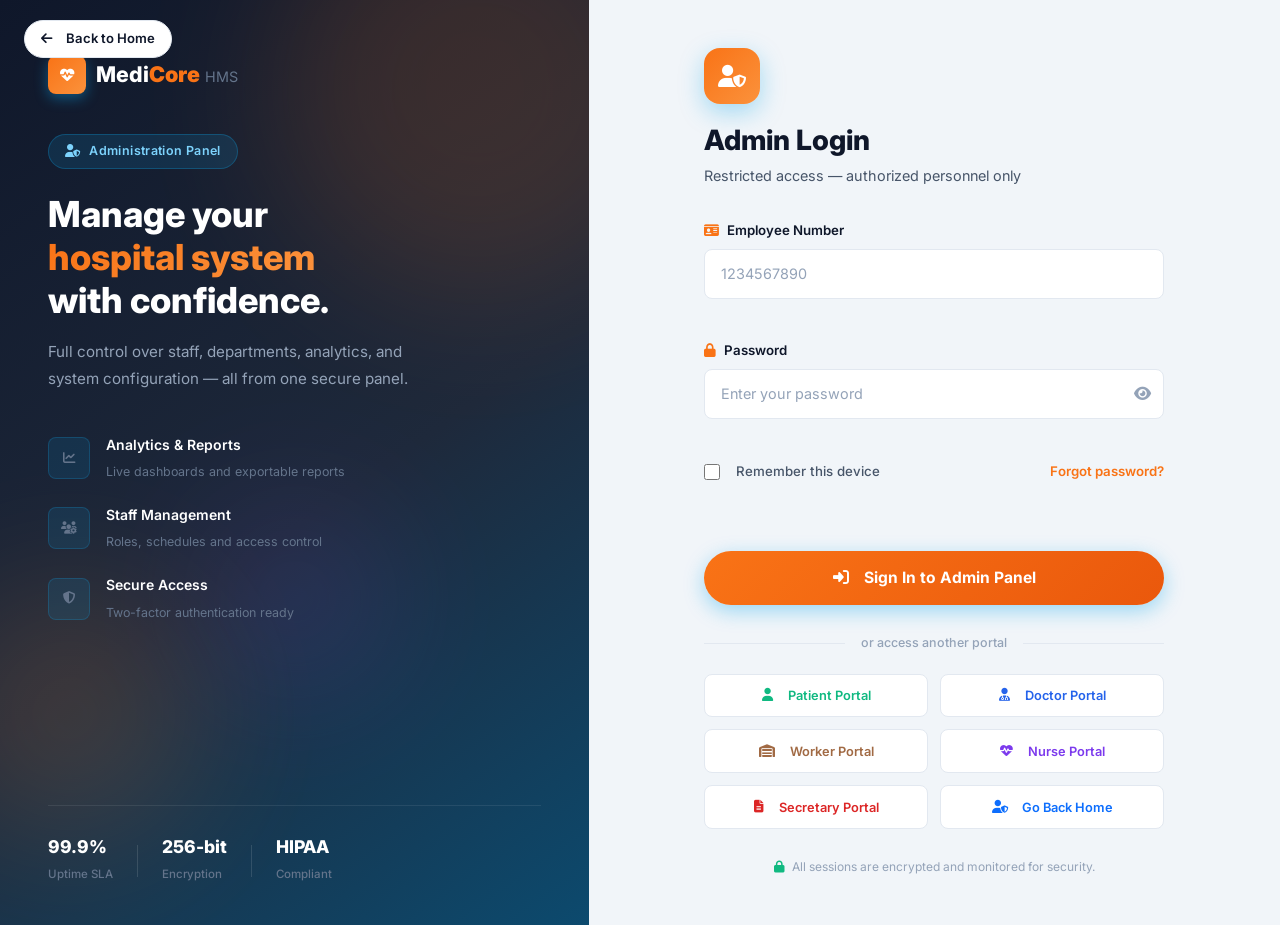
<file: Admin_Login.html>
<!doctype html>
<html lang="en">
  <head>
    <meta charset="UTF-8" />
    <meta name="viewport" content="width=device-width, initial-scale=1.0" />
    <script src="https://www.google.com/recaptcha/api.js" async defer></script>
    <title>Admin Login — MediCore HMS</title>

    <!-- Bootstrap CSS -->
    <link
      href="https://cdn.jsdelivr.net/npm/bootstrap@5.3.0/dist/css/bootstrap.min.css"
      rel="stylesheet"
    />

    <!-- Font Awesome -->
    <link
      rel="stylesheet"
      href="https://cdnjs.cloudflare.com/ajax/libs/font-awesome/6.4.0/css/all.min.css"
    />

    <!-- Google Fonts: Inter -->
    <link
      href="https://fonts.googleapis.com/css2?family=Inter:wght@300;400;500;600;700;800&display=swap"
      rel="stylesheet"
    />

    <!-- Login CSS (nuevo archivo, no sobreescribe style.css) -->
    <link rel="stylesheet" href="css/admin_login.css" />
  </head>

  <body class="login-body">
    <!-- Back link -->
    <a href="index.html" class="back-link">
      <i class="fas fa-arrow-left me-2"></i>Back to Home
    </a>

    <div class="login-wrapper">
      <!-- Left panel — branding -->
      <div class="login-panel-left d-none d-lg-flex">
        <div class="left-bg-shapes">
          <div class="l-shape l-shape-1"></div>
          <div class="l-shape l-shape-2"></div>
          <div class="l-shape l-shape-3"></div>
        </div>

        <div class="left-content">
          <!-- Logo -->
          <div class="left-brand">
            <span class="brand-icon-login"
              ><i class="fas fa-heartbeat"></i
            ></span>
            <span>Medi<strong>Core</strong> <em>HMS</em></span>
          </div>

          <!-- Badge -->
          <div class="left-badge">
            <i class="fas fa-user-shield me-2"></i>Administration Panel
          </div>

          <h2 class="left-heading">
            Manage your<br />
            <span class="text-gradient-light">hospital system</span><br />
            with confidence.
          </h2>

          <p class="left-sub">
            Full control over staff, departments, analytics, and system
            configuration — all from one secure panel.
          </p>

          <!-- Feature list -->
          <div class="left-features">
            <div class="left-feature-item">
              <span class="lf-icon"><i class="fas fa-chart-line"></i></span>
              <div>
                <strong>Analytics & Reports</strong>
                <span>Live dashboards and exportable reports</span>
              </div>
            </div>
            <div class="left-feature-item">
              <span class="lf-icon"><i class="fas fa-users-cog"></i></span>
              <div>
                <strong>Staff Management</strong>
                <span>Roles, schedules and access control</span>
              </div>
            </div>
            <div class="left-feature-item">
              <span class="lf-icon"><i class="fas fa-shield-alt"></i></span>
              <div>
                <strong>Secure Access</strong>
                <span>Two-factor authentication ready</span>
              </div>
            </div>
          </div>
        </div>

        <!-- Bottom stat strip -->
        <div class="left-stats">
          <div class="left-stat">
            <strong>99.9%</strong>
            <span>Uptime SLA</span>
          </div>
          <div class="left-stat-divider"></div>
          <div class="left-stat">
            <strong>256-bit</strong>
            <span>Encryption</span>
          </div>
          <div class="left-stat-divider"></div>
          <div class="left-stat">
            <strong>HIPAA</strong>
            <span>Compliant</span>
          </div>
        </div>
      </div>

      <!-- Right panel — form -->
      <div class="login-panel-right">
        <div class="login-form-box">
          <!-- Mobile brand (visible only on small screens) -->
          <div class="mobile-brand d-flex d-lg-none">
            <span class="brand-icon-login brand-icon-sm-login"
              ><i class="fas fa-heartbeat"></i
            ></span>
            <span>Medi<strong>Core</strong> <em>HMS</em></span>
          </div>

          <!-- Header -->
          <div class="form-header">
            <div class="form-icon-wrap">
              <i class="fas fa-user-shield"></i>
            </div>
            <h1 class="form-title">Admin Login</h1>
            <p class="form-subtitle">
              Restricted access — authorized personnel only
            </p>
          </div>

          <!-- Alert (hidden by default, shown on error via JS) -->
          <div class="login-alert" id="loginAlert" style="display: none">
            <i class="fas fa-exclamation-triangle me-2"></i>
            <span id="alertMessage"
              >Invalid credentials. Please try again.</span
            >
          </div>

          <!-- Form -->
          <form id="adminLoginForm" novalidate>
            <div class="field-group">
              <label for="adminEmployeeId" class="field-label">
                <i class="fas fa-id-card me-2"></i>Employee Number
              </label>
              <input
                type="number"
                id="adminEmployeeId"
                class="field-input"
                placeholder="1234567890"
                autocomplete="username"
                required
              />
              <span class="field-error" id="employeeIdError"></span>
            </div>

            <div class="field-group">
              <label for="adminPassword" class="field-label">
                <i class="fas fa-lock me-2"></i>Password
              </label>
              <div class="input-password-wrap">
                <input
                  type="password"
                  id="adminPassword"
                  class="field-input"
                  placeholder="Enter your password"
                  autocomplete="current-password"
                  required
                />
                <button
                  type="button"
                  class="toggle-pw"
                  id="togglePw"
                  aria-label="Toggle password visibility"
                >
                  <i class="fas fa-eye" id="togglePwIcon"></i>
                </button>
              </div>
              <span class="field-error" id="pwError"></span>
            </div>

            <div class="form-options">
              <label class="remember-label">
                <input type="checkbox" id="rememberMe" />
                <span class="checkmark"></span>
                Remember this device
              </label>
              <a href="#" class="forgot-link">Forgot password?</a>
            </div>

            <div class="field-group captcha-wrap">
              <div
                class="g-recaptcha"
                data-sitekey="6Le59_QsAAAAAIC2rUZhr5G0gqItBk3h7-KT-JvA"
              ></div>
              <span class="field-error" id="captchaError"></span>
            </div>

            <button type="submit" class="btn-login" id="loginBtn">
              <span class="btn-login-text">
                <i class="fas fa-sign-in-alt me-2"></i>Sign In to Admin Panel
              </span>
              <span class="btn-login-loading" style="display: none">
                <span class="spinner"></span> Authenticating…
              </span>
            </button>
          </form>

          <!-- Divider -->
          <div class="form-divider">
            <span>or access another portal</span>
          </div>

          <!-- Other portals -->
          <div class="other-portals">
            <a href="Patient_Login.html" class="portal-link portal-link-patient">
              <i class="fas fa-user me-2"></i>Patient Portal
            </a>
            <a href="Doctor_Login.html" class="portal-link portal-link-doctor">
              <i class="fas fa-user-md me-2"></i>Doctor Portal
            </a>
            <a href="Worker_Login.html" class="portal-link portal-link-worker">
              <i class="fas fa-warehouse me-2"></i>Worker Portal
            </a>
            <a href="Nurse_Login.html" class="portal-link portal-link-nurse">
              <i class="fas fa-heartbeat me-2"></i>Nurse Portal
            </a>
            <a href="Secretary_Login.html" class="portal-link portal-link-secretary">
              <i class="fas fa-file-alt me-2"></i>Secretary Portal
            </a>
            <a href="index.html" class="portal-link portal-link-home">
              <i class="fas fa-user-shield me-2"></i>Go Back Home
            </a>
          </div>

          <p class="form-footer-note">
            <i class="fas fa-lock me-1"></i>
            All sessions are encrypted and monitored for security.
          </p>
        </div>
      </div>
    </div>

    <!-- Bootstrap JS -->
    <script src="https://cdn.jsdelivr.net/npm/bootstrap@5.3.0/dist/js/bootstrap.bundle.min.js"></script>

    <!-- Enlace al admin_login.js -->
    <script src="js/admin_login.js?v=2"></script>

  </body>
</html>
</file>
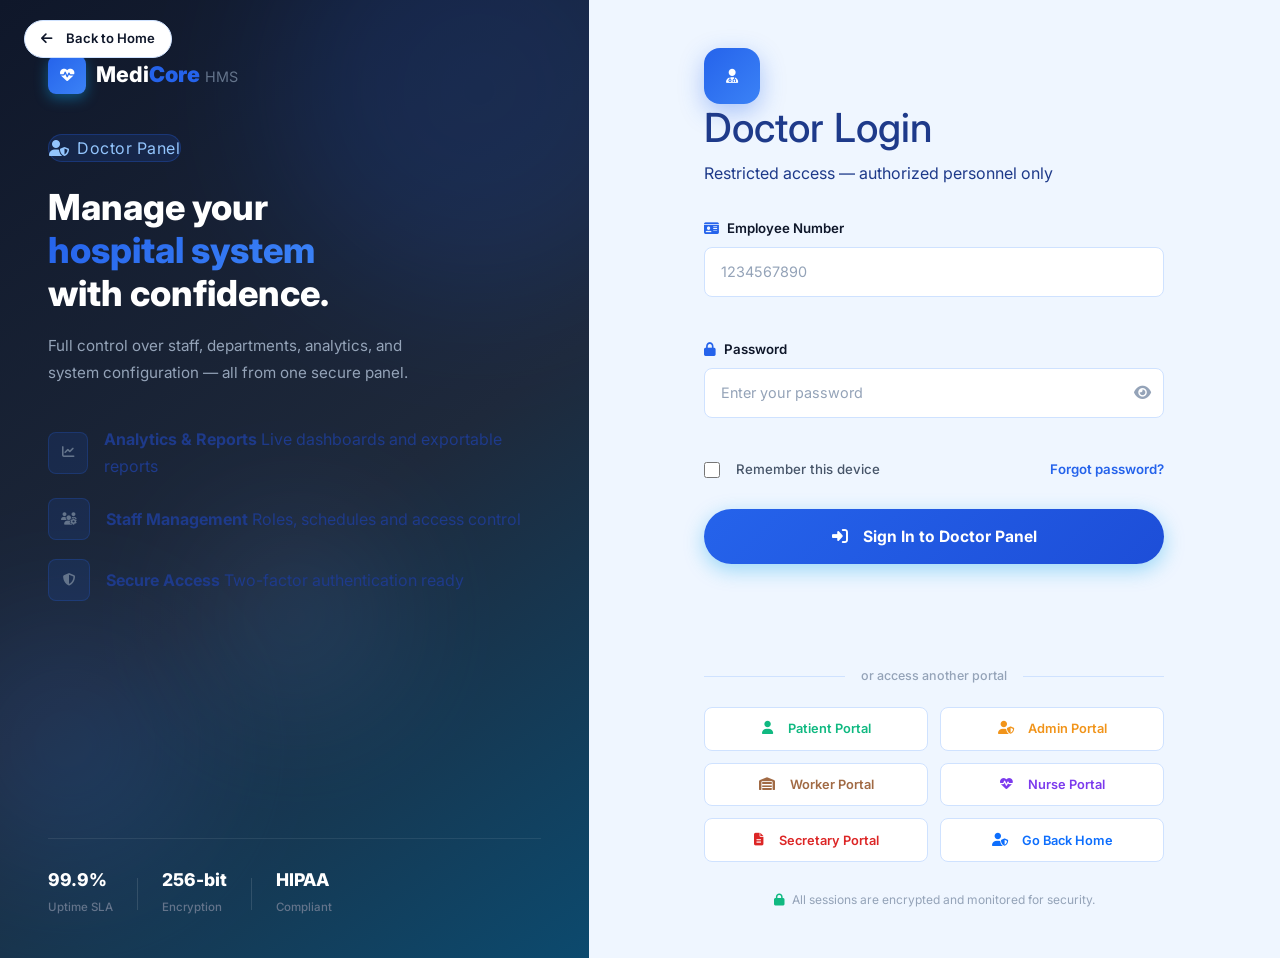
<file: Doctor_Login.html>
<!doctype html>
<html lang="en">
  <head>
    <meta charset="UTF-8" />
    <meta name="viewport" content="width=device-width, initial-scale=1.0" />
    <script src="https://www.google.com/recaptcha/api.js" async defer></script>
    <title>Doctor Login — MediCore HMS</title>

    <!-- Bootstrap CSS -->
    <link
      href="https://cdn.jsdelivr.net/npm/bootstrap@5.3.0/dist/css/bootstrap.min.css"
      rel="stylesheet"
    />

    <!-- Font Awesome -->
    <link
      rel="stylesheet"
      href="https://cdnjs.cloudflare.com/ajax/libs/font-awesome/6.4.0/css/all.min.css"
    />

    <!-- Google Fonts: Inter -->
    <link
      href="https://fonts.googleapis.com/css2?family=Inter:wght@300;400;500;600;700;800&display=swap"
      rel="stylesheet"
    />

    <!-- Login CSS (nuevo archivo, no sobreescribe style.css) -->
    <link rel="stylesheet" href="css/doctor_login.css" />
  </head>

  <body class="login-body">
    <!-- Back link -->
    <a href="index.html" class="back-link">
      <i class="fas fa-arrow-left me-2"></i>Back to Home
    </a>

    <div class="login-wrapper">
      <!-- Left panel — branding -->
      <div class="login-panel-left d-none d-lg-flex">
        <div class="left-bg-shapes">
          <div class="l-shape l-shape-1"></div>
          <div class="l-shape l-shape-2"></div>
          <div class="l-shape l-shape-3"></div>
        </div>

        <div class="left-content">
          <!-- Logo -->
          <div class="left-brand">
            <span class="brand-icon-login"
              ><i class="fas fa-heartbeat"></i
            ></span>
            <span>Medi<strong>Core</strong> <em>HMS</em></span>
          </div>

          <!-- Badge -->
          <div class="left-badge">
            <i class="fas fa-user-shield me-2"></i>Doctor Panel
          </div>

          <h2 class="left-heading">
            Manage your<br />
            <span class="text-gradient-light">hospital system</span><br />
            with confidence.
          </h2>

          <p class="left-sub">
            Full control over staff, departments, analytics, and system
            configuration — all from one secure panel.
          </p>

          <!-- Feature list -->
          <div class="left-features">
            <div class="left-feature-item">
              <span class="lf-icon"><i class="fas fa-chart-line"></i></span>
              <div>
                <strong>Analytics & Reports</strong>
                <span>Live dashboards and exportable reports</span>
              </div>
            </div>
            <div class="left-feature-item">
              <span class="lf-icon"><i class="fas fa-users-cog"></i></span>
              <div>
                <strong>Staff Management</strong>
                <span>Roles, schedules and access control</span>
              </div>
            </div>
            <div class="left-feature-item">
              <span class="lf-icon"><i class="fas fa-shield-alt"></i></span>
              <div>
                <strong>Secure Access</strong>
                <span>Two-factor authentication ready</span>
              </div>
            </div>
          </div>
        </div>

        <!-- Bottom stat strip -->
        <div class="left-stats">
          <div class="left-stat">
            <strong>99.9%</strong>
            <span>Uptime SLA</span>
          </div>
          <div class="left-stat-divider"></div>
          <div class="left-stat">
            <strong>256-bit</strong>
            <span>Encryption</span>
          </div>
          <div class="left-stat-divider"></div>
          <div class="left-stat">
            <strong>HIPAA</strong>
            <span>Compliant</span>
          </div>
        </div>
      </div>

      <!-- Right panel — form -->
      <div class="login-panel-right">
        <div class="login-form-box">
          <!-- Mobile brand (visible only on small screens) -->
          <div class="mobile-brand d-flex d-lg-none">
            <span class="brand-icon-login brand-icon-sm-login"
              ><i class="fas fa-heartbeat"></i
            ></span>
            <span>Medi<strong>Core</strong> <em>HMS</em></span>
          </div>

          <!-- Header -->
          <div class="form-header">
            <div class="form-icon-wrap">
              <i class="fas fa-user-md"></i>
            </div>
            <h1 class="form-title">Doctor Login</h1>
            <p class="form-subtitle">
              Restricted access — authorized personnel only
            </p>
          </div>

          <!-- Alert (hidden by default, shown on error via JS) -->
          <div class="login-alert" id="loginAlert" style="display: none">
            <i class="fas fa-exclamation-triangle me-2"></i>
            <span id="alertMessage"
              >Invalid credentials. Please try again.</span
            >
          </div>

          <!-- Form -->
          <form id="doctorLoginForm" novalidate>
            <div class="field-group">
              <label for="doctorEmployeeId" class="field-label">
                <i class="fas fa-id-card me-2"></i>Employee Number
              </label>
              <input
                type="number"
                id="doctorEmployeeId"
                class="field-input"
                placeholder="1234567890"
                autocomplete="username"
                required
              />
              <span class="field-error" id="employeeIdError"></span>
            </div>

            <div class="field-group">
              <label for="doctorPassword" class="field-label">
                <i class="fas fa-lock me-2"></i>Password
              </label>
              <div class="input-password-wrap">
                <input
                  type="password"
                  id="doctorPassword"
                  class="field-input"
                  placeholder="Enter your password"
                  autocomplete="current-password"
                  required
                />
                <button
                  type="button"
                  class="toggle-pw"
                  id="togglePw"
                  aria-label="Toggle password visibility"
                >
                  <i class="fas fa-eye" id="togglePwIcon"></i>
                </button>
              </div>
              <span class="field-error" id="pwError"></span>
            </div>

            <div class="form-options">
              <label class="remember-label">
                <input type="checkbox" id="rememberMe" />
                <span class="checkmark"></span>
                Remember this device
              </label>
              <a href="#" class="forgot-link">Forgot password?</a>
            </div>

            <button type="submit" class="btn-login" id="loginBtn">
              <span class="btn-login-text">
                <i class="fas fa-sign-in-alt me-2"></i>Sign In to Doctor Panel
              </span>
              <span class="btn-login-loading" style="display: none">
                <span class="spinner"></span> Authenticating…
              </span>
            </button>

            <br />  
            <br />
            <div class="field-group captcha-wrap">
              <div
                class="g-recaptcha"
                data-sitekey="6Le59_QsAAAAAIC2rUZhr5G0gqItBk3h7-KT-JvA"
              ></div>
              <span class="field-error" id="captchaError"></span>
            </div>
          </form>

          <!-- Divider -->
          <div class="form-divider">
            <span>or access another portal</span>
          </div>

          <!-- Other portals -->
          <div class="other-portals">
            <a href="Patient_Login.html" class="portal-link portal-link-patient">
              <i class="fas fa-user me-2"></i>Patient Portal
            </a>
            <a href="Admin_Login.html" class="portal-link portal-link-admin">
              <i class="fas fa-user-shield me-2"></i>Admin Portal
            </a>
            <a href="Worker_Login.html" class="portal-link portal-link-worker">
              <i class="fas fa-warehouse me-2"></i>Worker Portal
            </a>
            <a href="Nurse_Login.html" class="portal-link portal-link-nurse">
              <i class="fas fa-heartbeat me-2"></i>Nurse Portal
            </a>
            <a href="Secretary_Login.html" class="portal-link portal-link-secretary">
              <i class="fas fa-file-alt me-2"></i>Secretary Portal
            </a>
            <a href="index.html" class="portal-link portal-link-home">
              <i class="fas fa-user-shield me-2"></i>Go Back Home
            </a>
          </div>

          <p class="form-footer-note">
            <i class="fas fa-lock me-1"></i>
            All sessions are encrypted and monitored for security.
          </p>
        </div>
      </div>
    </div>

    <!-- Bootstrap JS -->
    <script src="https://cdn.jsdelivr.net/npm/bootstrap@5.3.0/dist/js/bootstrap.bundle.min.js"></script>

    <script src="js/doctor_login.js?v=2"></script>

  </body>
</html>
</file>
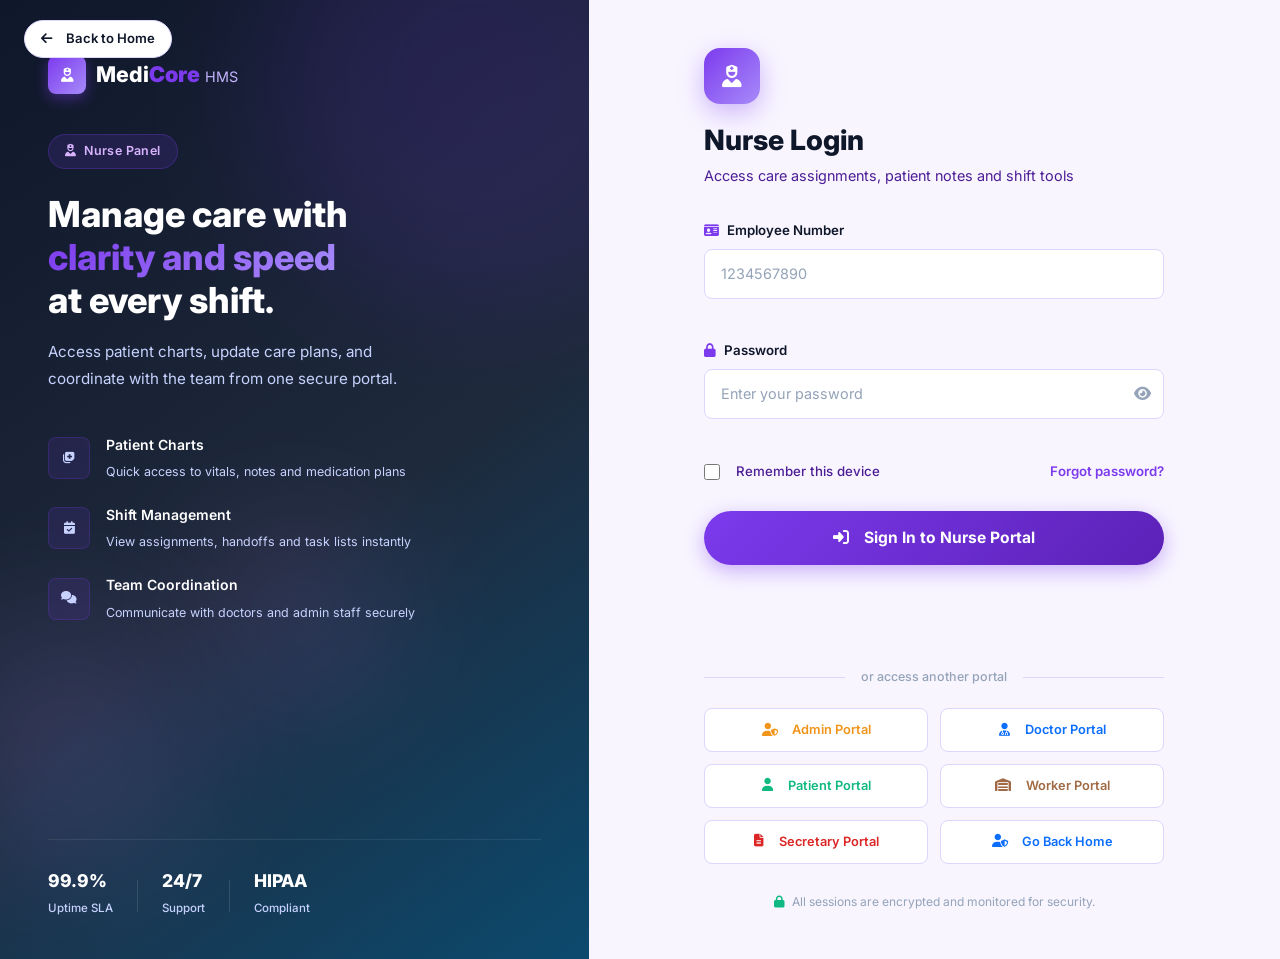
<file: Nurse_Login.html>
<!doctype html>
<html lang="en">
  <head>
    <meta charset="UTF-8" />
    <meta name="viewport" content="width=device-width, initial-scale=1.0" />
    <script src="https://www.google.com/recaptcha/api.js" async defer></script>
    <title>Nurse Login — MediCore HMS</title>

    <!-- Bootstrap CSS -->
    <link
      href="https://cdn.jsdelivr.net/npm/bootstrap@5.3.0/dist/css/bootstrap.min.css"
      rel="stylesheet"
    />

    <!-- Font Awesome -->
    <link
      rel="stylesheet"
      href="https://cdnjs.cloudflare.com/ajax/libs/font-awesome/6.4.0/css/all.min.css"
    />

    <!-- Google Fonts: Inter -->
    <link
      href="https://fonts.googleapis.com/css2?family=Inter:wght@300;400;500;600;700;800&display=swap"
      rel="stylesheet"
    />

    <!-- Login CSS (nuevo archivo, no sobreescribe style.css) -->
    <link rel="stylesheet" href="css/nurse_login.css" />
  </head>

  <body class="login-body">
    <!-- Back link -->
    <a href="index.html" class="back-link">
      <i class="fas fa-arrow-left me-2"></i>Back to Home
    </a>

    <div class="login-wrapper">
      <!-- Left panel — branding -->
      <div class="login-panel-left d-none d-lg-flex">
        <div class="left-bg-shapes">
          <div class="l-shape l-shape-1"></div>
          <div class="l-shape l-shape-2"></div>
          <div class="l-shape l-shape-3"></div>
        </div>

        <div class="left-content">
          <!-- Logo -->
          <div class="left-brand">
            <span class="brand-icon-login"
              ><i class="fas fa-user-nurse"></i
            ></span>
            <span>Medi<strong>Core</strong> <em>HMS</em></span>
          </div>

          <!-- Badge -->
          <div class="left-badge">
            <i class="fas fa-user-nurse me-2"></i>Nurse Panel
          </div>

          <h2 class="left-heading">
            Manage care with<br />
            <span class="text-gradient-light">clarity and speed</span><br />
            at every shift.
          </h2>

          <p class="left-sub">
            Access patient charts, update care plans, and coordinate with the
            team from one secure portal.
          </p>

          <!-- Feature list -->
          <div class="left-features">
            <div class="left-feature-item">
              <span class="lf-icon"><i class="fas fa-notes-medical"></i></span>
              <div>
                <strong>Patient Charts</strong>
                <span>Quick access to vitals, notes and medication plans</span>
              </div>
            </div>
            <div class="left-feature-item">
              <span class="lf-icon"><i class="fas fa-calendar-check"></i></span>
              <div>
                <strong>Shift Management</strong>
                <span>View assignments, handoffs and task lists instantly</span>
              </div>
            </div>
            <div class="left-feature-item">
              <span class="lf-icon"><i class="fas fa-comments"></i></span>
              <div>
                <strong>Team Coordination</strong>
                <span>Communicate with doctors and admin staff securely</span>
              </div>
            </div>
          </div>
        </div>

        <!-- Bottom stat strip -->
        <div class="left-stats">
          <div class="left-stat">
            <strong>99.9%</strong>
            <span>Uptime SLA</span>
          </div>
          <div class="left-stat-divider"></div>
          <div class="left-stat">
            <strong>24/7</strong>
            <span>Support</span>
          </div>
          <div class="left-stat-divider"></div>
          <div class="left-stat">
            <strong>HIPAA</strong>
            <span>Compliant</span>
          </div>
        </div>
      </div>

      <!-- Right panel — form -->
      <div class="login-panel-right">
        <div class="login-form-box">
          <!-- Mobile brand (visible only on small screens) -->
          <div class="mobile-brand d-flex d-lg-none">
            <span class="brand-icon-login brand-icon-sm-login"
              ><i class="fas fa-user-nurse"></i
            ></span>
            <span>Medi<strong>Core</strong> <em>HMS</em></span>
          </div>

          <!-- Header -->
          <div class="form-header">
            <div class="form-icon-wrap">
              <i class="fas fa-user-nurse"></i>
            </div>
            <h1 class="form-title">Nurse Login</h1>
            <p class="form-subtitle">
              Access care assignments, patient notes and shift tools
            </p>
          </div>

          <!-- Alert (hidden by default, shown on error via JS) -->
          <div class="login-alert" id="loginAlert" style="display: none">
            <i class="fas fa-exclamation-triangle me-2"></i>
            <span id="alertMessage"
              >Invalid credentials. Please try again.</span
            >
          </div>

          <!-- Form -->
          <form id="nurseLoginForm" novalidate>
            <div class="field-group">
              <label for="nurseEmployeeId" class="field-label">
                <i class="fas fa-id-card me-2"></i>Employee Number
              </label>
              <input
                type="number"
                id="nurseEmployeeId"
                class="field-input"
                placeholder="1234567890"
                autocomplete="username"
                required
              />
              <span class="field-error" id="employeeIdError"></span>
            </div>

            <div class="field-group">
              <label for="nursePassword" class="field-label">
                <i class="fas fa-lock me-2"></i>Password
              </label>
              <div class="input-password-wrap">
                <input
                  type="password"
                  id="nursePassword"
                  class="field-input"
                  placeholder="Enter your password"
                  autocomplete="current-password"
                  required
                />
                <button
                  type="button"
                  class="toggle-pw"
                  id="togglePw"
                  aria-label="Toggle password visibility"
                >
                  <i class="fas fa-eye" id="togglePwIcon"></i>
                </button>
              </div>
              <span class="field-error" id="pwError"></span>
            </div>

            <div class="form-options">
              <label class="remember-label">
                <input type="checkbox" id="rememberMe" />
                <span class="checkmark"></span>
                Remember this device
              </label>
              <a href="#" class="forgot-link">Forgot password?</a>
            </div>

            <button type="submit" class="btn-login" id="loginBtn">
              <span class="btn-login-text">
                <i class="fas fa-sign-in-alt me-2"></i>Sign In to Nurse Portal
              </span>
              <span class="btn-login-loading" style="display: none">
                <span class="spinner"></span> Authenticating…
              </span>
            </button>

            <br />  
            <br />
            <div class="field-group captcha-wrap">
              <div
                class="g-recaptcha"
                data-sitekey="6Le59_QsAAAAAIC2rUZhr5G0gqItBk3h7-KT-JvA"
              ></div>
              <span class="field-error" id="captchaError"></span>
            </div>
          </form>

          <!-- Divider -->
          <div class="form-divider">
            <span>or access another portal</span>
          </div>

          <!-- Other portals -->
          <div class="other-portals">
            <a href="Admin_Login.html" class="portal-link portal-link-admin">
              <i class="fas fa-user-shield me-2"></i>Admin Portal
            </a>
            <a href="Doctor_Login.html" class="portal-link portal-link-doctor">
              <i class="fas fa-user-md me-2"></i>Doctor Portal
            </a>
            <a href="Patient_Login.html" class="portal-link portal-link-patient">
              <i class="fas fa-user me-2"></i>Patient Portal
            </a>
            <a href="Worker_Login.html" class="portal-link portal-link-worker">
              <i class="fas fa-warehouse me-2"></i>Worker Portal
            </a>
            <a href="Secretary_Login.html" class="portal-link portal-link-secretary">
              <i class="fas fa-file-alt me-2"></i>Secretary Portal
            </a>
            <a href="index.html" class="portal-link portal-link-home">
              <i class="fas fa-user-shield me-2"></i>Go Back Home
            </a>
          </div>

          <p class="form-footer-note">
            <i class="fas fa-lock me-1"></i>
            All sessions are encrypted and monitored for security.
          </p>
        </div>
      </div>
    </div>

    <!-- Bootstrap JS -->
    <script src="https://cdn.jsdelivr.net/npm/bootstrap@5.3.0/dist/js/bootstrap.bundle.min.js"></script>
    <script src="js/nurse_login.js?v=2"></script>
  </body>
</html>
</file>
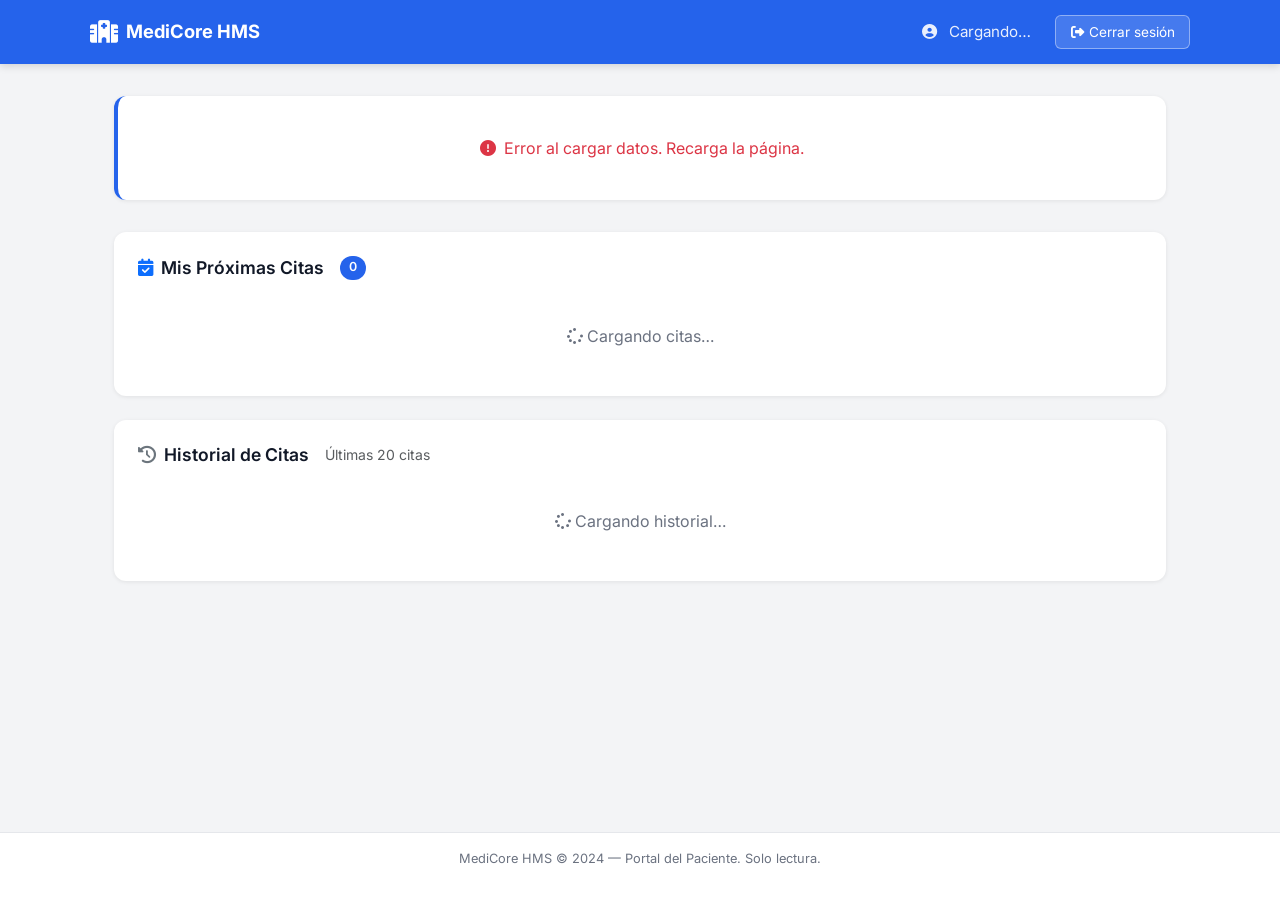
<file: panel_Patient.html>
<!doctype html>
<html lang="es">
<head>
  <meta charset="UTF-8"/>
  <meta name="viewport" content="width=device-width, initial-scale=1.0"/>
  <title>MediCore HMS – Mi Portal</title>
  <link href="https://cdn.jsdelivr.net/npm/bootstrap@5.3.0/dist/css/bootstrap.min.css" rel="stylesheet"/>
  <link href="https://cdnjs.cloudflare.com/ajax/libs/font-awesome/6.4.0/css/all.min.css" rel="stylesheet"/>
  <link href="https://fonts.googleapis.com/css2?family=Inter:wght@300;400;500;600;700&display=swap" rel="stylesheet"/>
  <link href="css/panel_patient.css" rel="stylesheet"/>
</head>
<body>

<!-- SESSION WARNING -->
<div id="sessionWarning" class="session-warning d-none">
  <i class="fas fa-clock"></i>
  Tu sesión expirará en <strong id="sessionCountdown">2:00</strong>.
  <button onclick="pingSession()" class="btn btn-sm btn-light ms-3">Mantener sesión</button>
</div>

<!-- HEADER -->
<header class="patient-header">
  <div class="header-inner">
    <div class="header-brand">
      <i class="fas fa-hospital-alt brand-icon"></i>
      <span class="brand-name">MediCore HMS</span>
    </div>
    <div class="header-patient" id="headerPatient">
      <i class="fas fa-user-circle me-2"></i>
      <span id="patientFullName">Cargando…</span>
    </div>
    <a href="php/logout.php" class="btn-logout">
      <i class="fas fa-sign-out-alt me-1"></i>Cerrar sesión
    </a>
  </div>
</header>

<!-- MAIN -->
<main class="patient-main">

  <!-- PATIENT INFO CARD -->
  <div class="patient-info-card" id="patientInfoCard">
    <div class="info-loading"><i class="fas fa-spinner fa-spin fa-2x"></i></div>
  </div>

  <!-- PRÓXIMAS CITAS -->
  <section class="patient-section">
    <div class="section-title-bar">
      <h2 class="section-heading">
        <i class="fas fa-calendar-check text-primary me-2"></i>Mis Próximas Citas
      </h2>
      <span class="badge-count" id="badgeProximas">0</span>
    </div>
    <div id="proximasContainer">
      <div class="cita-loading"><i class="fas fa-spinner fa-spin"></i> Cargando citas…</div>
    </div>
  </section>

  <!-- HISTORIAL -->
  <section class="patient-section mt-4">
    <div class="section-title-bar">
      <h2 class="section-heading">
        <i class="fas fa-history text-secondary me-2"></i>Historial de Citas
      </h2>
      <small class="text-muted">Últimas 20 citas</small>
    </div>
    <div id="historialContainer">
      <div class="cita-loading"><i class="fas fa-spinner fa-spin"></i> Cargando historial…</div>
    </div>
  </section>

</main>

<footer class="patient-footer">
  <p>MediCore HMS &copy; 2024 &mdash; Portal del Paciente. Solo lectura.</p>
</footer>

<script src="js/panel_patient.js"></script>
</body>
</html>
</file>
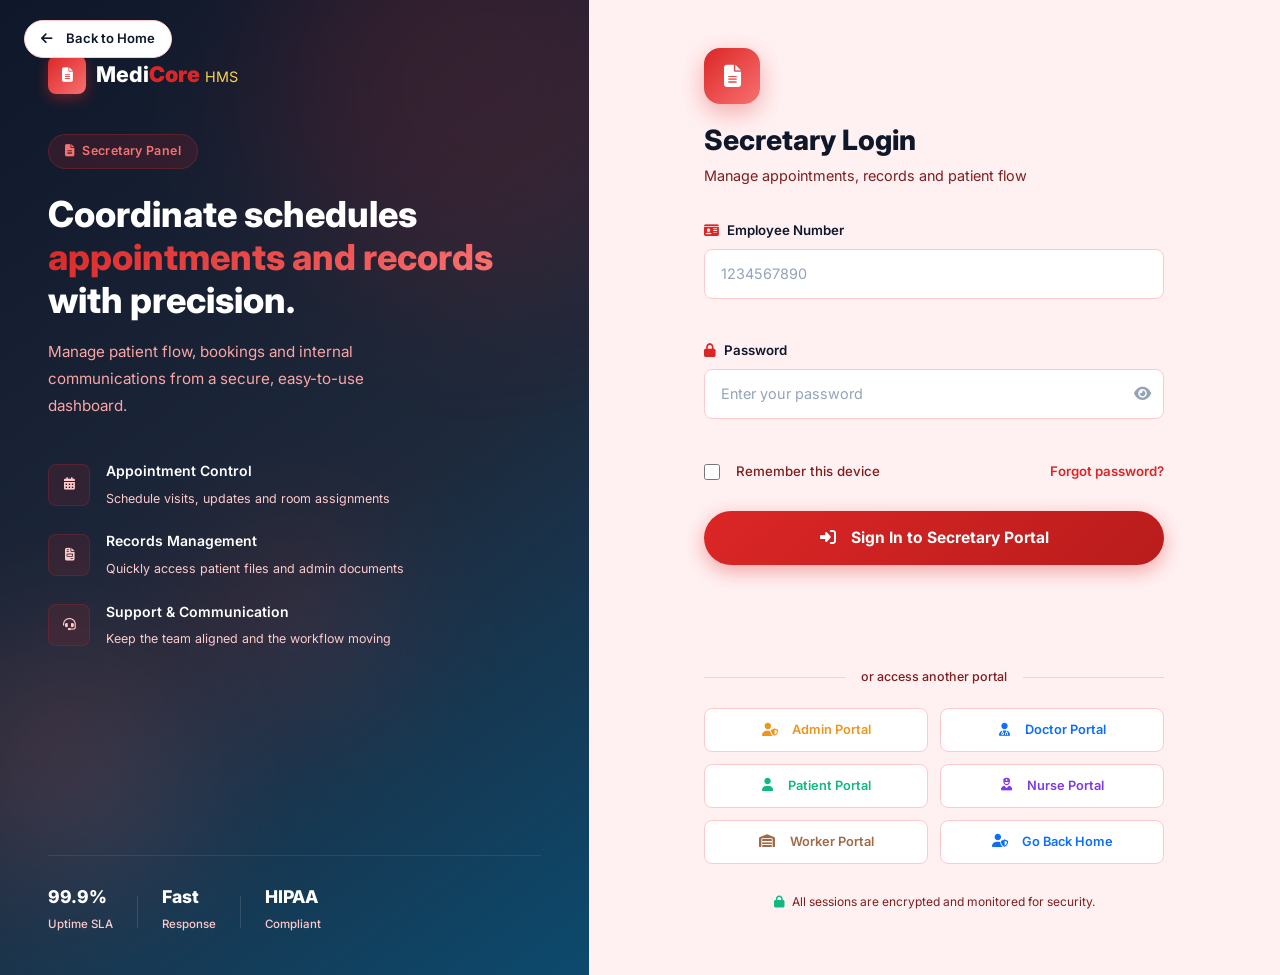
<file: Secretary_Login.html>
<!doctype html>
<html lang="en">
  <head>
    <meta charset="UTF-8" />
    <meta name="viewport" content="width=device-width, initial-scale=1.0" />
    <script src="https://www.google.com/recaptcha/api.js" async defer></script>
    <title>Secretary Login — MediCore HMS</title>

    <!-- Bootstrap CSS -->
    <link
      href="https://cdn.jsdelivr.net/npm/bootstrap@5.3.0/dist/css/bootstrap.min.css"
      rel="stylesheet"
    />

    <!-- Font Awesome -->
    <link
      rel="stylesheet"
      href="https://cdnjs.cloudflare.com/ajax/libs/font-awesome/6.4.0/css/all.min.css"
    />

    <!-- Google Fonts: Inter -->
    <link
      href="https://fonts.googleapis.com/css2?family=Inter:wght@300;400;500;600;700;800&display=swap"
      rel="stylesheet"
    />

    <!-- Login CSS (nuevo archivo, no sobreescribe style.css) -->
    <link rel="stylesheet" href="css/secretary_login.css" />
  </head>

  <body class="login-body">
    <!-- Back link -->
    <a href="index.html" class="back-link">
      <i class="fas fa-arrow-left me-2"></i>Back to Home
    </a>

    <div class="login-wrapper">
      <!-- Left panel — branding -->
      <div class="login-panel-left d-none d-lg-flex">
        <div class="left-bg-shapes">
          <div class="l-shape l-shape-1"></div>
          <div class="l-shape l-shape-2"></div>
          <div class="l-shape l-shape-3"></div>
        </div>

        <div class="left-content">
          <!-- Logo -->
          <div class="left-brand">
            <span class="brand-icon-login"
              ><i class="fas fa-file-alt"></i
            ></span>
            <span>Medi<strong>Core</strong> <em>HMS</em></span>
          </div>

          <!-- Badge -->
          <div class="left-badge">
            <i class="fas fa-file-alt me-2"></i>Secretary Panel
          </div>

          <h2 class="left-heading">
            Coordinate schedules<br />
            <span class="text-gradient-light">appointments and records</span><br />
            with precision.
          </h2>

          <p class="left-sub">
            Manage patient flow, bookings and internal communications from a
            secure, easy-to-use dashboard.
          </p>

          <!-- Feature list -->
          <div class="left-features">
            <div class="left-feature-item">
              <span class="lf-icon"><i class="fas fa-calendar-days"></i></span>
              <div>
                <strong>Appointment Control</strong>
                <span>Schedule visits, updates and room assignments</span>
              </div>
            </div>
            <div class="left-feature-item">
              <span class="lf-icon"><i class="fas fa-file-invoice"></i></span>
              <div>
                <strong>Records Management</strong>
                <span>Quickly access patient files and admin documents</span>
              </div>
            </div>
            <div class="left-feature-item">
              <span class="lf-icon"><i class="fas fa-headset"></i></span>
              <div>
                <strong>Support & Communication</strong>
                <span>Keep the team aligned and the workflow moving</span>
              </div>
            </div>
          </div>
        </div>

        <!-- Bottom stat strip -->
        <div class="left-stats">
          <div class="left-stat">
            <strong>99.9%</strong>
            <span>Uptime SLA</span>
          </div>
          <div class="left-stat-divider"></div>
          <div class="left-stat">
            <strong>Fast</strong>
            <span>Response</span>
          </div>
          <div class="left-stat-divider"></div>
          <div class="left-stat">
            <strong>HIPAA</strong>
            <span>Compliant</span>
          </div>
        </div>
      </div>

      <!-- Right panel — form -->
      <div class="login-panel-right">
        <div class="login-form-box">
          <!-- Mobile brand (visible only on small screens) -->
          <div class="mobile-brand d-flex d-lg-none">
            <span class="brand-icon-login brand-icon-sm-login"
              ><i class="fas fa-file-alt"></i
            ></span>
            <span>Medi<strong>Core</strong> <em>HMS</em></span>
          </div>

          <!-- Header -->
          <div class="form-header">
            <div class="form-icon-wrap">
              <i class="fas fa-file-alt"></i>
            </div>
            <h1 class="form-title">Secretary Login</h1>
            <p class="form-subtitle">
              Manage appointments, records and patient flow
            </p>
          </div>

          <!-- Alert (hidden by default, shown on error via JS) -->
          <div class="login-alert" id="loginAlert" style="display: none">
            <i class="fas fa-exclamation-triangle me-2"></i>
            <span id="alertMessage"
              >Invalid credentials. Please try again.</span
            >
          </div>

          <!-- Form -->
          <form id="secretaryLoginForm" novalidate>
            <div class="field-group">
              <label for="secretaryEmployeeId" class="field-label">
                <i class="fas fa-id-card me-2"></i>Employee Number
              </label>
              <input
                type="number"
                id="secretaryEmployeeId"
                class="field-input"
                placeholder="1234567890"
                autocomplete="username"
                required
              />
              <span class="field-error" id="employeeIdError"></span>
            </div>

            <div class="field-group">
              <label for="secretaryPassword" class="field-label">
                <i class="fas fa-lock me-2"></i>Password
              </label>
              <div class="input-password-wrap">
                <input
                  type="password"
                  id="secretaryPassword"
                  class="field-input"
                  placeholder="Enter your password"
                  autocomplete="current-password"
                  required
                />
                <button
                  type="button"
                  class="toggle-pw"
                  id="togglePw"
                  aria-label="Toggle password visibility"
                >
                  <i class="fas fa-eye" id="togglePwIcon"></i>
                </button>
              </div>
              <span class="field-error" id="pwError"></span>
            </div>

            <div class="form-options">
              <label class="remember-label">
                <input type="checkbox" id="rememberMe" />
                <span class="checkmark"></span>
                Remember this device
              </label>
              <a href="#" class="forgot-link">Forgot password?</a>
            </div>

            <button type="submit" class="btn-login" id="loginBtn">
              <span class="btn-login-text">
                <i class="fas fa-sign-in-alt me-2"></i>Sign In to Secretary Portal
              </span>
              <span class="btn-login-loading" style="display: none">
                <span class="spinner"></span> Authenticating…
              </span>
            </button>

            <br />  
            <br />
            <div class="field-group captcha-wrap">
              <div
                class="g-recaptcha"
                data-sitekey="6Le59_QsAAAAAIC2rUZhr5G0gqItBk3h7-KT-JvA"
              ></div>
              <span class="field-error" id="captchaError"></span>
            </div>
          </form>

          <!-- Divider -->
          <div class="form-divider">
            <span>or access another portal</span>
          </div>

          <!-- Other portals -->
          <div class="other-portals">
            <a href="Admin_Login.html" class="portal-link portal-link-admin">
              <i class="fas fa-user-shield me-2"></i>Admin Portal
            </a>
            <a href="Doctor_Login.html" class="portal-link portal-link-doctor">
              <i class="fas fa-user-md me-2"></i>Doctor Portal
            </a>
            <a href="Patient_Login.html" class="portal-link portal-link-patient">
              <i class="fas fa-user me-2"></i>Patient Portal
            </a>
            <a href="Nurse_Login.html" class="portal-link portal-link-nurse">
              <i class="fas fa-user-nurse me-2"></i>Nurse Portal
            </a>
            <a href="Worker_Login.html" class="portal-link portal-link-worker">
              <i class="fas fa-warehouse me-2"></i>Worker Portal
            </a>
            <a href="index.html" class="portal-link portal-link-home">
              <i class="fas fa-user-shield me-2"></i>Go Back Home
            </a>
          </div>

          <p class="form-footer-note">
            <i class="fas fa-lock me-1"></i>
            All sessions are encrypted and monitored for security.
          </p>
        </div>
      </div>
    </div>

    <!-- Bootstrap JS -->
    <script src="https://cdn.jsdelivr.net/npm/bootstrap@5.3.0/dist/js/bootstrap.bundle.min.js"></script>
    <script src="js/secretary_login.js?v=2"></script>

  </body>
</html>
</file>
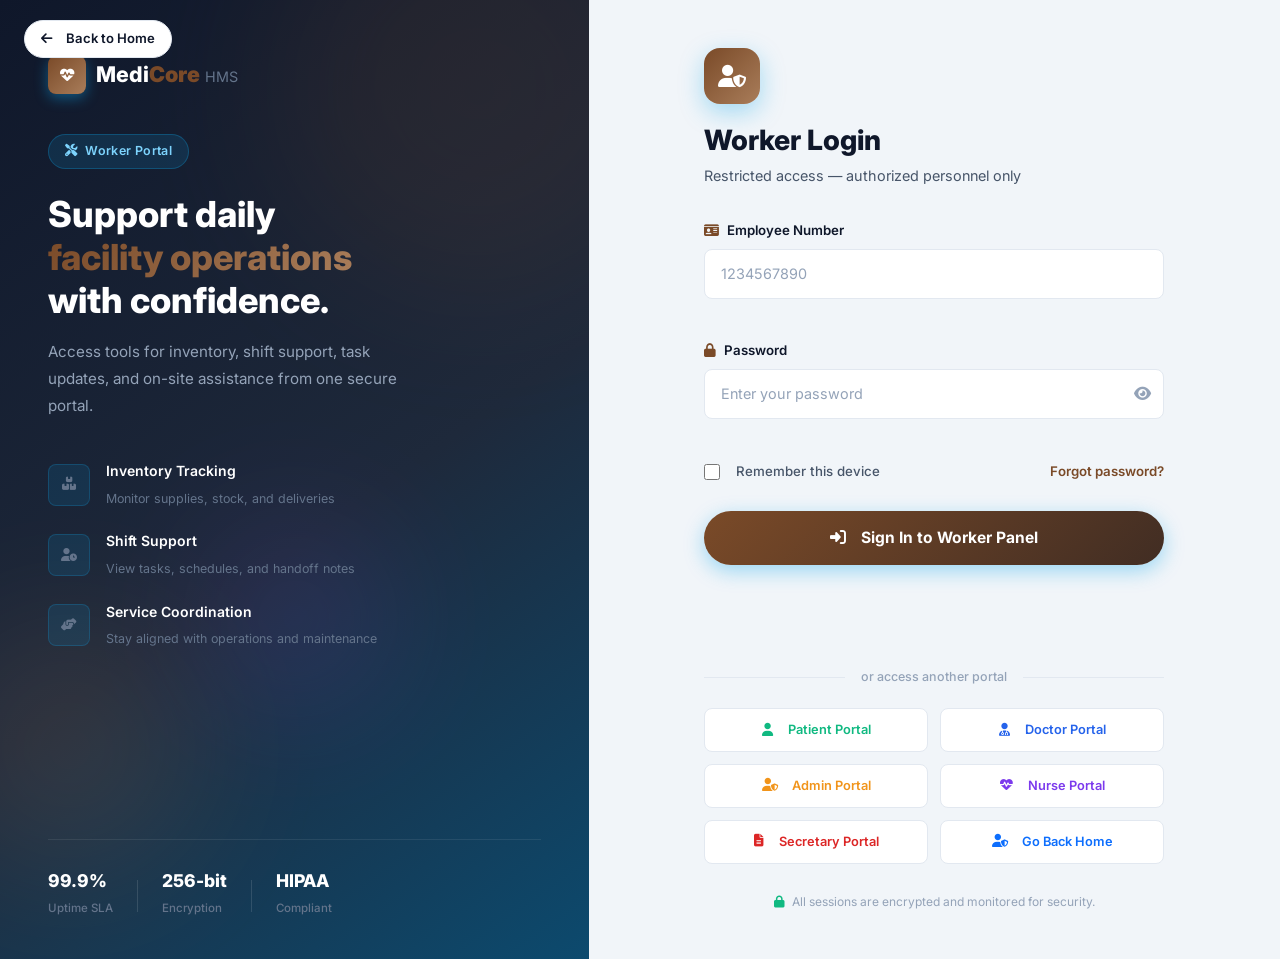
<file: Worker_Login.html>
<!doctype html>
<html lang="en">
  <head>
    <meta charset="UTF-8" />
    <meta name="viewport" content="width=device-width, initial-scale=1.0" />
    <script src="https://www.google.com/recaptcha/api.js" async defer></script>
    <title>Worker Login — MediCore HMS</title>

    <!-- Bootstrap CSS -->
    <link
      href="https://cdn.jsdelivr.net/npm/bootstrap@5.3.0/dist/css/bootstrap.min.css"
      rel="stylesheet"
    />

    <!-- Font Awesome -->
    <link
      rel="stylesheet"
      href="https://cdnjs.cloudflare.com/ajax/libs/font-awesome/6.4.0/css/all.min.css"
    />

    <!-- Google Fonts: Inter -->
    <link
      href="https://fonts.googleapis.com/css2?family=Inter:wght@300;400;500;600;700;800&display=swap"
      rel="stylesheet"
    />

    <!-- Login CSS (nuevo archivo, no sobreescribe style.css) -->
    <link rel="stylesheet" href="css/worker_login.css" />
  </head>

  <body class="login-body">
    <!-- Back link -->
    <a href="index.html" class="back-link">
      <i class="fas fa-arrow-left me-2"></i>Back to Home
    </a>

    <div class="login-wrapper">
      <!-- Left panel — branding -->
      <div class="login-panel-left d-none d-lg-flex">
        <div class="left-bg-shapes">
          <div class="l-shape l-shape-1"></div>
          <div class="l-shape l-shape-2"></div>
          <div class="l-shape l-shape-3"></div>
        </div>

        <div class="left-content">
          <!-- Logo -->
          <div class="left-brand">
            <span class="brand-icon-login"
              ><i class="fas fa-heartbeat"></i
            ></span>
            <span>Medi<strong>Core</strong> <em>HMS</em></span>
          </div>

          <!-- Badge -->
          <div class="left-badge">
            <i class="fas fa-tools me-2"></i>Worker Portal
          </div>

          <h2 class="left-heading">
            Support daily<br />
            <span class="text-gradient-light">facility operations</span><br />
            with confidence.
          </h2>

          <p class="left-sub">
            Access tools for inventory, shift support, task updates, and
            on-site assistance from one secure portal.
          </p>

          <!-- Feature list -->
          <div class="left-features">
            <div class="left-feature-item">
              <span class="lf-icon"><i class="fas fa-boxes"></i></span>
              <div>
                <strong>Inventory Tracking</strong>
                <span>Monitor supplies, stock, and deliveries</span>
              </div>
            </div>
            <div class="left-feature-item">
              <span class="lf-icon"><i class="fas fa-user-clock"></i></span>
              <div>
                <strong>Shift Support</strong>
                <span>View tasks, schedules, and handoff notes</span>
              </div>
            </div>
            <div class="left-feature-item">
              <span class="lf-icon"><i class="fas fa-hands-helping"></i></span>
              <div>
                <strong>Service Coordination</strong>
                <span>Stay aligned with operations and maintenance</span>
              </div>
            </div>
          </div>
        </div>

        <!-- Bottom stat strip -->
        <div class="left-stats">
          <div class="left-stat">
            <strong>99.9%</strong>
            <span>Uptime SLA</span>
          </div>
          <div class="left-stat-divider"></div>
          <div class="left-stat">
            <strong>256-bit</strong>
            <span>Encryption</span>
          </div>
          <div class="left-stat-divider"></div>
          <div class="left-stat">
            <strong>HIPAA</strong>
            <span>Compliant</span>
          </div>
        </div>
      </div>

      <!-- Right panel — form -->
      <div class="login-panel-right">
        <div class="login-form-box">
          <!-- Mobile brand (visible only on small screens) -->
          <div class="mobile-brand d-flex d-lg-none">
            <span class="brand-icon-login brand-icon-sm-login"
              ><i class="fas fa-heartbeat"></i
            ></span>
            <span>Medi<strong>Core</strong> <em>HMS</em></span>
          </div>

          <!-- Header -->
          <div class="form-header">
            <div class="form-icon-wrap">
              <i class="fas fa-user-shield"></i>
            </div>
            <h1 class="form-title">Worker Login</h1>
            <p class="form-subtitle">
              Restricted access — authorized personnel only
            </p>
          </div>

          <!-- Alert (hidden by default, shown on error via JS) -->
          <div class="login-alert" id="loginAlert" style="display: none">
            <i class="fas fa-exclamation-triangle me-2"></i>
            <span id="alertMessage"
              >Invalid credentials. Please try again.</span
            >
          </div>

          <!-- Form -->
          <form id="workerLoginForm" novalidate>
            <div class="field-group">
              <label for="workerEmployeeId" class="field-label">
                <i class="fas fa-id-card me-2"></i>Employee Number
              </label>
              <input
                type="number"
                id="workerEmployeeId"
                class="field-input"
                placeholder="1234567890"
                autocomplete="username"
                required
              />
              <span class="field-error" id="employeeIdError"></span>
            </div>

            <div class="field-group">
              <label for="workerPassword" class="field-label">
                <i class="fas fa-lock me-2"></i>Password
              </label>
              <div class="input-password-wrap">
                <input
                  type="password"
                  id="workerPassword"
                  class="field-input"
                  placeholder="Enter your password"
                  autocomplete="current-password"
                  required
                />
                <button
                  type="button"
                  class="toggle-pw"
                  id="togglePw"
                  aria-label="Toggle password visibility"
                >
                  <i class="fas fa-eye" id="togglePwIcon"></i>
                </button>
              </div>
              <span class="field-error" id="pwError"></span>
            </div>

            <div class="form-options">
              <label class="remember-label">
                <input type="checkbox" id="rememberMe" />
                <span class="checkmark"></span>
                Remember this device
              </label>
              <a href="#" class="forgot-link">Forgot password?</a>
            </div>

            <button type="submit" class="btn-login" id="loginBtn">
              <span class="btn-login-text">
                <i class="fas fa-sign-in-alt me-2"></i>Sign In to Worker Panel
              </span>
              <span class="btn-login-loading" style="display: none">
                <span class="spinner"></span> Authenticating…
              </span>
            </button>

            <br />  
            <br />
            <div class="field-group captcha-wrap">
              <div
                class="g-recaptcha"
                data-sitekey="6Le59_QsAAAAAIC2rUZhr5G0gqItBk3h7-KT-JvA"
              ></div>
              <span class="field-error" id="captchaError"></span>
            </div>
          </form>

          <!-- Divider -->
          <div class="form-divider">
            <span>or access another portal</span>
          </div>

          <!-- Other portals -->
          <div class="other-portals">
            <a href="Patient_Login.html" class="portal-link portal-link-patient">
              <i class="fas fa-user me-2"></i>Patient Portal
            </a>
            <a href="Doctor_Login.html" class="portal-link portal-link-doctor">
              <i class="fas fa-user-md me-2"></i>Doctor Portal
            </a>
            <a href="Admin_Login.html" class="portal-link portal-link-admin">
              <i class="fas fa-user-shield me-2"></i>Admin Portal
            </a>
            <a href="Nurse_Login.html" class="portal-link portal-link-nurse">
              <i class="fas fa-heartbeat me-2"></i>Nurse Portal
            </a>
            <a href="Secretary_Login.html" class="portal-link portal-link-secretary">
              <i class="fas fa-file-alt me-2"></i>Secretary Portal
            </a>
            <a href="index.html" class="portal-link portal-link-home">
              <i class="fas fa-user-shield me-2"></i>Go Back Home
            </a>
          </div>

          <p class="form-footer-note">
            <i class="fas fa-lock me-1"></i>
            All sessions are encrypted and monitored for security.
          </p>
        </div>
      </div>
    </div>

    <!-- Bootstrap JS -->
    <script src="https://cdn.jsdelivr.net/npm/bootstrap@5.3.0/dist/js/bootstrap.bundle.min.js"></script>
    <script src="js/worker_login.js?v=2"></script>
  </body>
</html>
</file>
<file: css/admin_login.css>
/* ══════════════════════════════════════
   MediCore HMS — Admin Login Stylesheet
   admin-login.css (no sobrescribe style.css)
   ══════════════════════════════════════ */

/* Reuses design variables from the main system */
:root {
     --primary:       #f97316;   /* naranja */
    --primary-dark:  #ea580c;   /* naranja oscuro */
    --primary-light: #ffedd5;   /* naranja claro */
    --accent:        #fb923c;   /* naranja medio */
    --success:       #10b981;
    --danger:        #ef4444;
    --purple:        #8b5cf6;

    --dark:          #0f172a;
    --dark-2:        #1e293b;
    --mid:           #475569;
    --light:         #f1f5f9;
    --white:         #ffffff;
    --border:        #e2e8f0;
    --text:          #334155;

    --radius-sm:     8px;
    --radius:        16px;
    --radius-lg:     24px;

    --shadow-sm:     0 2px 8px rgba(0,0,0,.06);
    --shadow:        0 8px 24px rgba(0,0,0,.10);
    --shadow-lg:     0 20px 48px rgba(0,0,0,.14);

    --transition:    all .3s ease;
}

/* ── Specific reset for login ── */
*, *::before, *::after { box-sizing: border-box; margin: 0; padding: 0; }
html { scroll-behavior: smooth; }

body.login-body {
    font-family: 'Inter', sans-serif;
    color: var(--text);
    line-height: 1.65;
    overflow-x: hidden;
    background: var(--light);
    min-height: 100vh;
     max-width: 1620px;
    margin: 0 auto;
}

/* ── Back link ── */
.back-link {
    position: fixed;
    top: 1.25rem;
    left: 1.5rem;
    z-index: 100;
    display: inline-flex;
    align-items: center;
    gap: .35rem;
    font-size: .82rem;
    font-weight: 600;
    color: var(--dark);
    text-decoration: none;
    background: var(--white);
    backdrop-filter: blur(10px);
    border: 1px solid var(--border);
    padding: .45rem 1rem;
    border-radius: 50px;
    transition: var(--transition);
}

.back-link:hover {
    color: var(--dark);
    background: #f8fafc;
    border-color: var(--border);
}

/* ── Layout wrapper ── */
.login-wrapper {
    display: flex;
    min-height: 100vh;
}

/* ══ LEFT PANEL ══ */
.login-panel-left {
    flex: 0 0 46%;
    background: linear-gradient(145deg, #0f172a 0%, #1e293b 55%, #0c4a6e 100%);
    display: flex;
    flex-direction: column;
    justify-content: space-between;
    padding: 3.5rem 3rem 2.5rem;
    position: relative;
    overflow: hidden;
}

/* Background shapes — same style as hero */
.left-bg-shapes { position: absolute; inset: 0; pointer-events: none; }

.l-shape {
    position: absolute;
    border-radius: 50%;
    filter: blur(70px);
    opacity: .15;
}

.l-shape-1 {
    width: 420px; height: 420px;
    background: var(--primary);
    top: -120px; right: -100px;
}

.l-shape-2 {
    width: 260px; height: 260px;
    background: var(--accent);
    bottom: 80px; left: -60px;
}

.l-shape-3 {
    width: 180px; height: 180px;
    background: var(--purple);
    top: 55%; left: 35%;
}

/* Left content */
.left-content { position: relative; z-index: 2; }

.left-brand {
    display: flex;
    align-items: center;
    gap: .6rem;
    font-size: 1.35rem;
    font-weight: 800;
    color: white;
    margin-bottom: 2.5rem;
}

.left-brand strong { color: var(--primary); }
.left-brand em { font-style: normal; color: #64748b; font-weight: 400; font-size: .9rem; }

.brand-icon-login {
    width: 38px;
    height: 38px;
    background: linear-gradient(135deg, var(--primary), var(--accent));
    border-radius: var(--radius-sm);
    display: flex;
    align-items: center;
    justify-content: center;
    color: white;
    font-size: .9rem;
    flex-shrink: 0;
    box-shadow: 0 4px 14px rgba(14,165,233,.45);
}

.brand-icon-sm-login {
    width: 30px;
    height: 30px;
    font-size: .75rem;
    border-radius: 6px;
}

.left-badge {
    display: inline-flex;
    align-items: center;
    background: rgba(14,165,233,.14);
    border: 1px solid rgba(14,165,233,.28);
    color: #7dd3fc;
    font-size: .78rem;
    font-weight: 600;
    padding: .38rem 1rem;
    border-radius: 50px;
    margin-bottom: 1.5rem;
    letter-spacing: .03em;
}

.left-heading {
    font-size: clamp(1.75rem, 2.8vw, 2.6rem);
    font-weight: 800;
    color: white;
    line-height: 1.2;
    margin-bottom: 1.1rem;
}

.text-gradient-light {
    background: linear-gradient(135deg, var(--primary), var(--accent));
    -webkit-background-clip: text;
    -webkit-text-fill-color: transparent;
    background-clip: text;
}

.left-sub {
    color: #94a3b8;
    font-size: .95rem;
    line-height: 1.75;
    max-width: 370px;
    margin-bottom: 2.5rem;
}

/* Feature items */
.left-features { display: flex; flex-direction: column; gap: 1.2rem; }

.left-feature-item {
    display: flex;
    align-items: center;
    gap: 1rem;
}

.lf-icon {
    width: 42px;
    height: 42px;
    background: rgba(14,165,233,.12);
    border: 1px solid rgba(14,165,233,.22);
    border-radius: var(--radius-sm);
    display: flex;
    align-items: center;
    justify-content: center;
    color: #7dd3fc;
    font-size: .95rem;
    flex-shrink: 0;
}

.left-feature-item strong {
    display: block;
    color: white;
    font-size: .875rem;
    font-weight: 600;
    margin-bottom: .1rem;
}

.left-feature-item span {
    font-size: .78rem;
    color: #64748b;
}

/* Bottom stats strip */
.left-stats {
    position: relative;
    z-index: 2;
    display: flex;
    align-items: center;
    gap: 1.5rem;
    padding-top: 2rem;
    border-top: 1px solid rgba(255,255,255,.08);
}

.left-stat strong {
    display: block;
    font-size: 1.1rem;
    font-weight: 800;
    color: white;
    line-height: 1;
    margin-bottom: .2rem;
}

.left-stat span {
    font-size: .72rem;
    color: #64748b;
    font-weight: 500;
}

.left-stat-divider {
    width: 1px;
    height: 32px;
    background: rgba(255,255,255,.12);
}

/* ══ RIGHT PANEL ══ */
.login-panel-right {
    flex: 1;
    display: flex;
    align-items: center;
    justify-content: center;
    padding: 3rem 2rem;
    background: var(--light);
}

/* Form box */
.login-form-box {
    width: 100%;
    max-width: 460px;
}

/* Mobile brand */
.mobile-brand {
    align-items: center;
    gap: .55rem;
    font-size: 1.2rem;
    font-weight: 800;
    color: var(--dark);
    margin-bottom: 2rem;
}

.mobile-brand strong { color: var(--primary); }
.mobile-brand em { font-style: normal; color: var(--mid); font-weight: 400; font-size: .85rem; }

/* Form header */
.form-header { margin-bottom: 2rem; }

.form-icon-wrap {
    width: 56px;
    height: 56px;
    background: linear-gradient(135deg, var(--primary), var(--accent));
    border-radius: var(--radius);
    display: flex;
    align-items: center;
    justify-content: center;
    color: white;
    font-size: 1.4rem;
    margin-bottom: 1.25rem;
    box-shadow: 0 8px 24px rgba(14,165,233,.35);
}

.form-title {
    font-size: 1.75rem;
    font-weight: 800;
    color: var(--dark);
    margin-bottom: .4rem;
}

.form-subtitle {
    color: var(--mid);
    font-size: .9rem;
    margin: 0;
}

/* Alert */
.login-alert {
    display: flex;
    align-items: center;
    background: #fee2e2;
    border: 1px solid #fca5a5;
    color: #b91c1c;
    border-radius: var(--radius-sm);
    padding: .75rem 1rem;
    font-size: .875rem;
    font-weight: 500;
    margin-bottom: 1.5rem;
    gap: .5rem;
}

/* Field group */
.field-group { margin-bottom: 1.25rem; }

.field-label {
    display: block;
    font-size: .83rem;
    font-weight: 600;
    color: var(--dark);
    margin-bottom: .45rem;
}

.field-label i { color: var(--primary); }

.field-input {
    width: 100%;
    background: var(--white);
    border: 1.5px solid var(--border);
    border-radius: var(--radius-sm);
    padding: .75rem 1rem;
    font-size: .9rem;
    font-family: 'Inter', sans-serif;
    color: var(--text);
    transition: var(--transition);
    outline: none;
}

.field-input::placeholder { color: #94a3b8; }

.field-input:focus {
    border-color: var(--primary);
    box-shadow: 0 0 0 3px rgba(14,165,233,.14);
}

.field-error {
    display: block;
    font-size: .78rem;
    color: var(--danger);
    font-weight: 500;
    margin-top: .35rem;
    min-height: 1rem;
}

/* Password input */
.input-password-wrap {
    position: relative;
}

.input-password-wrap .field-input {
    padding-right: 3rem;
}

.toggle-pw {
    position: absolute;
    right: .85rem;
    top: 50%;
    transform: translateY(-50%);
    background: none;
    border: none;
    cursor: pointer;
    color: #94a3b8;
    font-size: .95rem;
    padding: 0;
    transition: color .2s;
}

.toggle-pw:hover { color: var(--primary); }

/* Form options row */
.form-options {
    display: flex;
    justify-content: space-between;
    align-items: center;
    margin-bottom: 1.75rem;
    font-size: .83rem;
}

.remember-label {
    display: flex;
    align-items: center;
    gap: .5rem;
    cursor: pointer;
    color: var(--mid);
    font-weight: 500;
    user-select: none;
}

.remember-label input[type="checkbox"] {
    width: 16px;
    height: 16px;
    accent-color: var(--primary);
    cursor: pointer;
}

.forgot-link {
    color: var(--primary);
    text-decoration: none;
    font-weight: 600;
    transition: color .2s;
}

.forgot-link:hover { color: var(--primary-dark); text-decoration: underline; }

/* Login button */
.btn-login {
    width: 100%;
    background: linear-gradient(135deg, var(--primary), var(--primary-dark));
    color: white;
    border: none;
    border-radius: 50px;
    padding: .9rem 2rem;
    font-size: .975rem;
    font-weight: 700;
    font-family: 'Inter', sans-serif;
    cursor: pointer;
    transition: var(--transition);
    box-shadow: 0 6px 20px rgba(14,165,233,.38);
    display: flex;
    align-items: center;
    justify-content: center;
    gap: .5rem;
}

.btn-login:hover:not(:disabled) {
    transform: translateY(-2px);
    box-shadow: 0 10px 28px rgba(14,165,233,.5);
    background: linear-gradient(135deg, var(--primary-dark), var(--primary));
}

.btn-login:disabled {
    opacity: .75;
    cursor: not-allowed;
}

.btn-login-text,
.btn-login-loading {
    display: inline-flex;
    align-items: center;
    gap: .45rem;
}

/* Spinner */
.spinner {
    display: inline-block;
    width: 16px;
    height: 16px;
    border: 2px solid rgba(255,255,255,.35);
    border-top-color: white;
    border-radius: 50%;
    animation: spin .7s linear infinite;
}

@keyframes spin { to { transform: rotate(360deg); } }

/* Divider */
.form-divider {
    display: flex;
    align-items: center;
    gap: 1rem;
    margin: 1.75rem 0 1.25rem;
    font-size: .78rem;
    color: #94a3b8;
    font-weight: 500;
}

.form-divider::before,
.form-divider::after {
    content: '';
    flex: 1;
    height: 1px;
    background: var(--border);
}

/* Other portals */
.other-portals {
    display: flex;
    flex-wrap: wrap;
    gap: .75rem;
    margin-bottom: 1.75rem;
}

.portal-link {
    flex: 1 1 calc(50% - .75rem);
    min-width: calc(50% - .75rem);
    display: flex;
    align-items: center;
    justify-content: center;
    gap: .4rem;
    font-size: .8rem;
    font-weight: 600;
    padding: .65rem 1rem;
    border-radius: var(--radius-sm);
    text-decoration: none;
    border: 1.5px solid var(--border);
    background: var(--white);
    transition: var(--transition);
}

.portal-link-patient { color: var(--success); }
.portal-link-patient:hover {
    border-color: var(--success);
    background: #d1fae5;
    color: #065f46;
}

.portal-link-doctor { color: #2563eb; }
.portal-link-doctor:hover {
    border-color: #2563eb;
    background: #dbeafe;
    color: #2563eb;
}

.portal-link-worker { color: #a16a44; }
.portal-link-worker:hover {
    border-color: #a16a44;
    background: #f7efe7;
    color: #55331d;
}

.portal-link-nurse { color: #7c3aed; }
.portal-link-nurse:hover {
    border-color: #7c3aed;
    background: #ede9fe;
    color: #4c1d95;
}

.portal-link-secretary { color: #dc2626; }
.portal-link-secretary:hover {
    border-color: #dc2626;
    background: #fee2e2;
    color: #7f1d1d;
}

/* Footer note */
.form-footer-note {
    text-align: center;
    font-size: .75rem;
    color: #94a3b8;
    margin: 0;
}

.form-footer-note i { color: var(--success); }

/* ══ RESPONSIVE ══ */
@media (max-width: 991px) {
    .login-panel-right {
        padding: 5rem 1.5rem 2.5rem;
    }

    .back-link {
        color: var(--dark);
        background: var(--white);
        border-color: var(--border);
    }

    .back-link:hover {
        color: var(--dark);
        background: #f8fafc;
        border-color: var(--border);
    }
}

@media (max-width: 576px) {
    .login-form-box { max-width: 100%; }
    .other-portals { flex-direction: column; }
    .form-options { flex-direction: column; align-items: flex-start; gap: .75rem; }
}



.captcha-wrap {
    margin-bottom: 1.5rem;
}

.captcha-wrap .g-recaptcha {
    transform-origin: left top;
}

@media (max-width: 400px) {
    .captcha-wrap .g-recaptcha {
        transform: scale(0.88);
    }
}
</file>
<file: css/doctor_login.css>
/* ══════════════════════════════════════
   MediCore HMS — Doctor Login Stylesheet
   doctor-login.css (no sobrescribe style.css)
   ══════════════════════════════════════ */

/* Reuses design variables from the main system */
:root {
     --primary:       #2563eb;   /* azul principal */
    --primary-dark:  #1d4ed8;   /* azul oscuro */
    --primary-light: #dbeafe;   /* azul claro */
    --accent:        #3b82f6;   /* azul medio */
    --success:       #10b981;
    --danger:        #ef4444;
    --purple:        #60a5fa;

    --dark:          #0f172a;
    --dark-2:        #1e293b;
    --mid:           #475569;
    --light:         #eff6ff;
    --white:         #ffffff;
    --border:        #cfe2ff;
    --text:          #1e3a8a;
    --radius-sm:     8px;
    --radius:        16px;
    --radius-lg:     24px;

    --shadow-sm:     0 2px 8px rgba(0,0,0,.06);
    --shadow:        0 8px 24px rgba(0,0,0,.10);
    --shadow-lg:     0 20px 48px rgba(0,0,0,.14);

    --transition:    all .3s ease;
}

/* ── Specific reset for login ── */
*, *::before, *::after { box-sizing: border-box; margin: 0; padding: 0; }
html { scroll-behavior: smooth; }

body.login-body {
    font-family: 'Inter', sans-serif;
    color: var(--text);
    line-height: 1.65;
    overflow-x: hidden;
    background: var(--light);
    min-height: 100vh;
     max-width: 1620px;
    margin: 0 auto;
}

/* ── Back link ── */
.back-link {
    position: fixed;
    top: 1.25rem;
    left: 1.5rem;
    z-index: 100;
    display: inline-flex;
    align-items: center;
    gap: .35rem;
    font-size: .82rem;
    font-weight: 600;
    color: var(--dark);
    text-decoration: none;
    background: var(--white);
    backdrop-filter: blur(10px);
    border: 1px solid var(--border);
    padding: .45rem 1rem;
    border-radius: 50px;
    transition: var(--transition);
}

.back-link:hover {
    color: var(--dark);
    background: #f8fafc;
    border-color: var(--border);
}

/* ── Layout wrapper ── */
.login-wrapper {
    display: flex;
    min-height: 100vh;
}

/* ══ LEFT PANEL ══ */
.login-panel-left {
    flex: 0 0 46%;
    background: linear-gradient(145deg, #0f172a 0%, #1e293b 55%, #0c4a6e 100%);
    display: flex;
    flex-direction: column;
    justify-content: space-between;
    padding: 3.5rem 3rem 2.5rem;
    position: relative;
    overflow: hidden;
}

/* Background shapes — same style as hero */
.left-bg-shapes { position: absolute; inset: 0; pointer-events: none; }

.l-shape {
    position: absolute;
    border-radius: 50%;
    filter: blur(70px);
    opacity: .15;
}

.l-shape-1 {
    width: 420px; height: 420px;
    background: var(--primary);
    top: -120px; right: -100px;
}

.l-shape-2 {
    width: 260px; height: 260px;
    background: var(--accent);
    bottom: 80px; left: -60px;
}

.l-shape-3 {
    width: 180px; height: 180px;
    background: var(--purple);
    top: 55%; left: 35%;
}

/* Left content */
.left-content { position: relative; z-index: 2; }

.left-brand {
    display: flex;
    align-items: center;
    gap: .6rem;
    font-size: 1.35rem;
    font-weight: 800;
    color: white;
    margin-bottom: 2.5rem;
}

.left-brand strong { color: var(--primary); }
.left-brand em { font-style: normal; color: #64748b; font-weight: 400; font-size: .9rem; }

.brand-icon-login {
    width: 38px;
    height: 38px;
    background: linear-gradient(135deg, var(--primary), var(--accent));
    border-radius: var(--radius-sm);
    display: flex;
    align-items: center;
    justify-content: center;
    color: white;
    font-size: .9rem;
    flex-shrink: 0;
    box-shadow: 0 4px 14px rgba(14,165,233,.45);
}

.brand-icon-sm-login {
    width: 30px;
    height: 30px;
    font-size: .75rem;
    border-radius: 6px;
}

.left-badge {
    display: inline-flex;
    align-items: center;
    background: rgba(37,99,235,.14);
    border: 1px solid rgba(37,99,235,.28);
    color: #93c5fd;
    border-radius: 50px;
    margin-bottom: 1.5rem;
    letter-spacing: .03em;
}

.left-heading {
    font-size: clamp(1.75rem, 2.8vw, 2.6rem);
    font-weight: 800;
    color: white;
    line-height: 1.2;
    margin-bottom: 1.1rem;
}

.text-gradient-light {
    background: linear-gradient(135deg, var(--primary), var(--accent));
    -webkit-background-clip: text;
    -webkit-text-fill-color: transparent;
    background-clip: text;
}

.left-sub {
    color: #94a3b8;
    font-size: .95rem;
    line-height: 1.75;
    max-width: 370px;
    margin-bottom: 2.5rem;
}

/* Feature items */
.left-features { display: flex; flex-direction: column; gap: 1.2rem; }

.left-feature-item {
    display: flex;
    align-items: center;
    gap: 1rem;
}

.lf-icon {
    width: 42px;
    height: 42px;
    background: rgba(37,99,235,.12);
    border: 1px solid rgba(37,99,235,.22);
    border-radius: var(--radius-sm);
    display: flex;
    align-items: center;
    justify-content: center;
    color: #93c5fd;

    font-size: .78rem;
    color: #64748b;
}

/* Bottom stats strip */
.left-stats {
    position: relative;
    z-index: 2;
    display: flex;
    align-items: center;
    gap: 1.5rem;
    padding-top: 2rem;
    border-top: 1px solid rgba(255,255,255,.08);
}

.left-stat strong {
    display: block;
    font-size: 1.1rem;
    font-weight: 800;
    color: white;
    line-height: 1;
    margin-bottom: .2rem;
}

.left-stat span {
    font-size: .72rem;
    color: #64748b;
    font-weight: 500;
}

.left-stat-divider {
    width: 1px;
    height: 32px;
    background: rgba(255,255,255,.12);
}

/* ══ RIGHT PANEL ══ */
.login-panel-right {
    flex: 1;
    display: flex;
    align-items: center;
    justify-content: center;
    padding: 3rem 2rem;
    background: var(--light);
}

/* Form box */
.login-form-box {
    width: 100%;
    max-width: 460px;
}

/* Mobile brand */
.mobile-brand {
    align-items: center;
    gap: .55rem;
    font-size: 1.2rem;
    font-weight: 800;
    color: var(--dark);
    margin-bottom: 2rem;
}

.mobile-brand strong { color: var(--primary); }
.mobile-brand em { font-style: normal; color: var(--mid); font-weight: 400; font-size: .85rem; }

/* Form header */
.form-header { margin-bottom: 2rem; }

.form-icon-wrap {
    width: 56px;
    height: 56px;
    background: linear-gradient(135deg, var(--primary), var(--accent));
    border-radius: var(--radius);
    display: flex;
    align-items: center;
    justify-content: center;
    color: white;
    font-size: 1.4rem;
    margin-bottom: 1.25rem;
    box-shadow: 0 8px 24px rgba(37,99,235,.35);
    font-size: .9rem;
    margin: 0;
}

/* Alert */
.login-alert {
    display: flex;
    align-items: center;
    background: #fee2e2;
    border: 1px solid #fca5a5;
    color: #b91c1c;
    border-radius: var(--radius-sm);
    padding: .75rem 1rem;
    font-size: .875rem;
    font-weight: 500;
    margin-bottom: 1.5rem;
    gap: .5rem;
}

/* Field group */
.field-group { margin-bottom: 1.25rem; }

.field-label {
    display: block;
    font-size: .83rem;
    font-weight: 600;
    color: var(--dark);
    margin-bottom: .45rem;
}

.field-label i { color: var(--primary); }

.field-input {
    width: 100%;
    background: var(--white);
    border: 1.5px solid var(--border);
    border-radius: var(--radius-sm);
    padding: .75rem 1rem;
    font-size: .9rem;
    font-family: 'Inter', sans-serif;
    color: var(--text);
    transition: var(--transition);
    outline: none;
}

.field-input::placeholder { color: #94a3b8; }

.field-input:focus {
    border-color: var(--primary);
    box-shadow: 0 0 0 3px rgba(14,165,233,.14);
}

.field-error {
    display: block;
    font-size: .78rem;
    color: var(--danger);
    font-weight: 500;
    margin-top: .35rem;
    min-height: 1rem;
}

/* Password input */
.input-password-wrap {
    position: relative;
}

.input-password-wrap .field-input {
    padding-right: 3rem;
}

.toggle-pw {
    position: absolute;
    right: .85rem;
    top: 50%;
    transform: translateY(-50%);
    background: none;
    border: none;
    cursor: pointer;
    color: #94a3b8;
    font-size: .95rem;
    padding: 0;
    transition: color .2s;
}

.toggle-pw:hover { color: var(--primary); }

/* Form options row */
.form-options {
    display: flex;
    justify-content: space-between;
    align-items: center;
    margin-bottom: 1.75rem;
    font-size: .83rem;
}

.remember-label {
    display: flex;
    align-items: center;
    gap: .5rem;
    cursor: pointer;
    color: var(--mid);
    font-weight: 500;
    user-select: none;
}

.remember-label input[type="checkbox"] {
    width: 16px;
    height: 16px;
    accent-color: var(--primary);
    cursor: pointer;
}

.forgot-link {
    color: var(--primary);
    text-decoration: none;
    font-weight: 600;
    transition: color .2s;
}

.forgot-link:hover { color: var(--primary-dark); text-decoration: underline; }

/* Login button */
.btn-login {
    width: 100%;
    background: linear-gradient(135deg, var(--primary), var(--primary-dark));
    color: white;
    border: none;
    border-radius: 50px;
    padding: .9rem 2rem;
    font-size: .975rem;
    font-weight: 700;
    font-family: 'Inter', sans-serif;
    cursor: pointer;
    transition: var(--transition);
    box-shadow: 0 6px 20px rgba(14,165,233,.38);
    display: flex;
    align-items: center;
    justify-content: center;
    gap: .5rem;
}

.btn-login:hover:not(:disabled) {
    transform: translateY(-2px);
    box-shadow: 0 10px 28px rgba(14,165,233,.5);
    background: linear-gradient(135deg, var(--primary-dark), var(--primary));
}

.btn-login:disabled {
    opacity: .75;
    cursor: not-allowed;
}

.btn-login-text,
.btn-login-loading {
    display: inline-flex;
    align-items: center;
    gap: .45rem;
}

/* Spinner */
.spinner {
    display: inline-block;
    width: 16px;
    height: 16px;
    border: 2px solid rgba(255,255,255,.35);
    border-top-color: white;
    border-radius: 50%;
    animation: spin .7s linear infinite;
}

@keyframes spin { to { transform: rotate(360deg); } }

/* Divider */
.form-divider {
    display: flex;
    align-items: center;
    gap: 1rem;
    margin: 1.75rem 0 1.25rem;
    font-size: .78rem;
    color: #94a3b8;
    font-weight: 500;
}

.form-divider::before,
.form-divider::after {
    content: '';
    flex: 1;
    height: 1px;
    background: var(--border);
}

/* Other portals */
.other-portals {
    display: flex;
    flex-wrap: wrap;
    gap: .75rem;
    margin-bottom: 1.75rem;
}

.portal-link {
    flex: 1 1 calc(50% - .75rem);
    min-width: calc(50% - .75rem);
    display: flex;
    align-items: center;
    justify-content: center;
    gap: .4rem;
    font-size: .8rem;
    font-weight: 600;
    padding: .65rem 1rem;
    border-radius: var(--radius-sm);
    text-decoration: none;
    border: 1.5px solid var(--border);
    background: var(--white);
    transition: var(--transition);
}

.portal-link-patient { color: var(--success); }
.portal-link-patient:hover {
    border-color: var(--success);
    background: #d1fae5;
    color: #065f46;
}

.portal-link-admin { color: #f1941a; }
.portal-link-admin:hover {
    border-color: #f1941a;
    background: #fffbeb;
    color: #f1941a;
}

.portal-link-worker { color: #a16a44; }
.portal-link-worker:hover {
    border-color: #a16a44;
    background: #f7efe7;
    color: #55331d;
}

.portal-link-nurse { color: #7c3aed; }
.portal-link-nurse:hover {
    border-color: #7c3aed;
    background: #ede9fe;
    color: #4c1d95;
}

.portal-link-secretary { color: #dc2626; }
.portal-link-secretary:hover {
    border-color: #dc2626;
    background: #fee2e2;
    color: #7f1d1d;
}

/* Footer note */
.form-footer-note {
    text-align: center;
    font-size: .75rem;
    color: #94a3b8;
    margin: 0;
}

.form-footer-note i { color: var(--success); }

/* ══ RESPONSIVE ══ */
@media (max-width: 991px) {
    .login-panel-right {
        padding: 5rem 1.5rem 2.5rem;
    }

    .back-link {
        color: var(--dark);
        background: var(--white);
        border-color: var(--border);
    }

    .back-link:hover {
        color: var(--dark);
        background: #f8fafc;
        border-color: var(--border);
    }
}

@media (max-width: 576px) {
    .login-form-box { max-width: 100%; }
    .other-portals { flex-direction: column; }
    .form-options { flex-direction: column; align-items: flex-start; gap: .75rem; }
}



.captcha-wrap {
    margin-bottom: 1.5rem;
}

.captcha-wrap .g-recaptcha {
    transform-origin: left top;
}

@media (max-width: 400px) {
    .captcha-wrap .g-recaptcha {
        transform: scale(0.88);
    }
}
</file>
<file: css/nurse_login.css>
/* ══════════════════════════════════════
   MediCore HMS — Nurse Login Stylesheet
   nurse-login.css (no sobrescribe style.css)
   ══════════════════════════════════════ */

/* Reuses design variables from the main system */
:root {
     --primary:       #7c3aed;   /* morado */
    --primary-dark:  #5b21b6;   /* morado oscuro */
    --primary-light: #ede9fe;   /* morado claro */
    --accent:        #a78bfa;   /* morado medio */
    --success:       #10b981;
    --danger:        #ef4444;
    --purple:        #c084fc;

    --dark:          #0f172a;
    --dark-2:        #1e293b;
    --mid:           #4c1d95;
    --light:         #f8f5ff;
    --white:         #ffffff;
    --border:        #ddd6fe;
    --text:          #312e81;

    --radius-sm:     8px;
    --radius:        16px;
    --radius-lg:     24px;

    --shadow-sm:     0 2px 8px rgba(0,0,0,.06);
    --shadow:        0 8px 24px rgba(0,0,0,.10);
    --shadow-lg:     0 20px 48px rgba(0,0,0,.14);

    --transition:    all .3s ease;
}

/* ── Specific reset for login ── */
*, *::before, *::after { box-sizing: border-box; margin: 0; padding: 0; }
html { scroll-behavior: smooth; }

body.login-body {
    font-family: 'Inter', sans-serif;
    color: var(--text);
    line-height: 1.65;
    overflow-x: hidden;
    background: var(--light);
    min-height: 100vh;
     max-width: 1620px;
    margin: 0 auto;
}

/* ── Back link ── */
.back-link {
    position: fixed;
    top: 1.25rem;
    left: 1.5rem;
    z-index: 100;
    display: inline-flex;
    align-items: center;
    gap: .35rem;
    font-size: .82rem;
    font-weight: 600;
    color: var(--dark);
    text-decoration: none;
    background: var(--white);
    backdrop-filter: blur(10px);
    border: 1px solid var(--border);
    padding: .45rem 1rem;
    border-radius: 50px;
    transition: var(--transition);
}

.back-link:hover {
    color: var(--dark);
    background: #f8fafc;
    border-color: var(--border);
}

/* ── Layout wrapper ── */
.login-wrapper {
    display: flex;
    min-height: 100vh;
}

/* ══ LEFT PANEL ══ */
.login-panel-left {
    flex: 0 0 46%;
    background: linear-gradient(145deg, #0f172a 0%, #1e293b 55%, #0c4a6e 100%);
    display: flex;
    flex-direction: column;
    justify-content: space-between;
    padding: 3.5rem 3rem 2.5rem;
    position: relative;
    overflow: hidden;
}

/* Background shapes — same style as hero */
.left-bg-shapes { position: absolute; inset: 0; pointer-events: none; }

.l-shape {
    position: absolute;
    border-radius: 50%;
    filter: blur(70px);
    opacity: .15;
}

.l-shape-1 {
    width: 420px; height: 420px;
    background: var(--primary);
    top: -120px; right: -100px;
}

.l-shape-2 {
    width: 260px; height: 260px;
    background: var(--accent);
    bottom: 80px; left: -60px;
}

.l-shape-3 {
    width: 180px; height: 180px;
    background: var(--purple);
    top: 55%; left: 35%;
}

/* Left content */
.left-content { position: relative; z-index: 2; }

.left-brand {
    display: flex;
    align-items: center;
    gap: .6rem;
    font-size: 1.35rem;
    font-weight: 800;
    color: white;
    margin-bottom: 2.5rem;
}

.left-brand strong { color: var(--primary); }
.left-brand em { font-style: normal; color: #c4b5fd; font-weight: 400; font-size: .9rem; }

.brand-icon-login {
    width: 38px;
    height: 38px;
    background: linear-gradient(135deg, var(--primary), var(--accent));
    border-radius: var(--radius-sm);
    display: flex;
    align-items: center;
    justify-content: center;
    color: white;
    font-size: .9rem;
    flex-shrink: 0;
    box-shadow: 0 4px 14px rgba(124,58,237,.45);
}

.brand-icon-sm-login {
    width: 30px;
    height: 30px;
    font-size: .75rem;
    border-radius: 6px;
}

.left-badge {
    display: inline-flex;
    align-items: center;
    background: rgba(124,58,237,.14);
    border: 1px solid rgba(124,58,237,.28);
    color: #d8b4fe;
    font-size: .78rem;
    font-weight: 600;
    padding: .38rem 1rem;
    border-radius: 50px;
    margin-bottom: 1.5rem;
    letter-spacing: .03em;
}

.left-heading {
    font-size: clamp(1.75rem, 2.8vw, 2.6rem);
    font-weight: 800;
    color: white;
    line-height: 1.2;
    margin-bottom: 1.1rem;
}

.text-gradient-light {
    background: linear-gradient(135deg, var(--primary), var(--accent));
    -webkit-background-clip: text;
    -webkit-text-fill-color: transparent;
    background-clip: text;
}

.left-sub {
    color: #c7d2fe;
    font-size: .95rem;
    line-height: 1.75;
    max-width: 370px;
    margin-bottom: 2.5rem;
}

/* Feature items */
.left-features { display: flex; flex-direction: column; gap: 1.2rem; }

.left-feature-item {
    display: flex;
    align-items: center;
    gap: 1rem;
}

.lf-icon {
    width: 42px;
    height: 42px;
    background: rgba(124,58,237,.12);
    border: 1px solid rgba(124,58,237,.22);
    border-radius: var(--radius-sm);
    display: flex;
    align-items: center;
    justify-content: center;
    color: #c4b5fd;
    font-size: .95rem;
    flex-shrink: 0;
}

.left-feature-item strong {
    display: block;
    color: white;
    font-size: .875rem;
    font-weight: 600;
    margin-bottom: .1rem;
}

.left-feature-item span {
    font-size: .78rem;
    color: #c7d2fe;
}

/* Bottom stats strip */
.left-stats {
    position: relative;
    z-index: 2;
    display: flex;
    align-items: center;
    gap: 1.5rem;
    padding-top: 2rem;
    border-top: 1px solid rgba(255,255,255,.08);
}

.left-stat strong {
    display: block;
    font-size: 1.1rem;
    font-weight: 800;
    color: white;
    line-height: 1;
    margin-bottom: .2rem;
}

.left-stat span {
    font-size: .72rem;
    color: #c7d2fe;
    font-weight: 500;
}

.left-stat-divider {
    width: 1px;
    height: 32px;
    background: rgba(255,255,255,.12);
}

/* ══ RIGHT PANEL ══ */
.login-panel-right {
    flex: 1;
    display: flex;
    align-items: center;
    justify-content: center;
    padding: 3rem 2rem;
    background: var(--light);
}

/* Form box */
.login-form-box {
    width: 100%;
    max-width: 460px;
}

/* Mobile brand */
.mobile-brand {
    align-items: center;
    gap: .55rem;
    font-size: 1.2rem;
    font-weight: 800;
    color: var(--dark);
    margin-bottom: 2rem;
}

.mobile-brand strong { color: var(--primary); }
.mobile-brand em { font-style: normal; color: var(--mid); font-weight: 400; font-size: .85rem; }

/* Form header */
.form-header { margin-bottom: 2rem; }

.form-icon-wrap {
    width: 56px;
    height: 56px;
    background: linear-gradient(135deg, var(--primary), var(--accent));
    border-radius: var(--radius);
    display: flex;
    align-items: center;
    justify-content: center;
    color: white;
    font-size: 1.4rem;
    margin-bottom: 1.25rem;
    box-shadow: 0 8px 24px rgba(124,58,237,.35);
}

.form-title {
    font-size: 1.75rem;
    font-weight: 800;
    color: var(--dark);
    margin-bottom: .4rem;
}

.form-subtitle {
    color: var(--mid);
    font-size: .9rem;
    margin: 0;
}

/* Alert */
.login-alert {
    display: flex;
    align-items: center;
    background: #fee2e2;
    border: 1px solid #fca5a5;
    color: #b91c1c;
    border-radius: var(--radius-sm);
    padding: .75rem 1rem;
    font-size: .875rem;
    font-weight: 500;
    margin-bottom: 1.5rem;
    gap: .5rem;
}

/* Field group */
.field-group { margin-bottom: 1.25rem; }

.field-label {
    display: block;
    font-size: .83rem;
    font-weight: 600;
    color: var(--dark);
    margin-bottom: .45rem;
}

.field-label i { color: var(--primary); }

.field-input {
    width: 100%;
    background: var(--white);
    border: 1.5px solid var(--border);
    border-radius: var(--radius-sm);
    padding: .75rem 1rem;
    font-size: .9rem;
    font-family: 'Inter', sans-serif;
    color: var(--text);
    transition: var(--transition);
    outline: none;
}

.field-input::placeholder { color: #94a3b8; }

.field-input:focus {
    border-color: var(--primary);
    box-shadow: 0 0 0 3px rgba(124,58,237,.14);
}

.field-error {
    display: block;
    font-size: .78rem;
    color: var(--danger);
    font-weight: 500;
    margin-top: .35rem;
    min-height: 1rem;
}

/* Password input */
.input-password-wrap {
    position: relative;
}

.input-password-wrap .field-input {
    padding-right: 3rem;
}

.toggle-pw {
    position: absolute;
    right: .85rem;
    top: 50%;
    transform: translateY(-50%);
    background: none;
    border: none;
    cursor: pointer;
    color: #94a3b8;
    font-size: .95rem;
    padding: 0;
    transition: color .2s;
}

.toggle-pw:hover { color: var(--primary); }

/* Form options row */
.form-options {
    display: flex;
    justify-content: space-between;
    align-items: center;
    margin-bottom: 1.75rem;
    font-size: .83rem;
}

.remember-label {
    display: flex;
    align-items: center;
    gap: .5rem;
    cursor: pointer;
    color: var(--mid);
    font-weight: 500;
    user-select: none;
}

.remember-label input[type="checkbox"] {
    width: 16px;
    height: 16px;
    accent-color: var(--primary);
    cursor: pointer;
}

.forgot-link {
    color: var(--primary);
    text-decoration: none;
    font-weight: 600;
    transition: color .2s;
}

.forgot-link:hover { color: var(--primary-dark); text-decoration: underline; }

/* Login button */
.btn-login {
    width: 100%;
    background: linear-gradient(135deg, var(--primary), var(--primary-dark));
    color: white;
    border: none;
    border-radius: 50px;
    padding: .9rem 2rem;
    font-size: .975rem;
    font-weight: 700;
    font-family: 'Inter', sans-serif;
    cursor: pointer;
    transition: var(--transition);
    box-shadow: 0 6px 20px rgba(124,58,237,.38);
    display: flex;
    align-items: center;
    justify-content: center;
    gap: .5rem;
}

.btn-login:hover:not(:disabled) {
    transform: translateY(-2px);
    box-shadow: 0 10px 28px rgba(124,58,237,.5);
    background: linear-gradient(135deg, var(--primary-dark), var(--primary));
}

.btn-login:disabled {
    opacity: .75;
    cursor: not-allowed;
}

.btn-login-text,
.btn-login-loading {
    display: inline-flex;
    align-items: center;
    gap: .45rem;
}

/* Spinner */
.spinner {
    display: inline-block;
    width: 16px;
    height: 16px;
    border: 2px solid rgba(255,255,255,.35);
    border-top-color: white;
    border-radius: 50%;
    animation: spin .7s linear infinite;
}

@keyframes spin { to { transform: rotate(360deg); } }

/* Divider */
.form-divider {
    display: flex;
    align-items: center;
    gap: 1rem;
    margin: 1.75rem 0 1.25rem;
    font-size: .78rem;
    color: #94a3b8;
    font-weight: 500;
}

.form-divider::before,
.form-divider::after {
    content: '';
    flex: 1;
    height: 1px;
    background: var(--border);
}

/* Other portals */
.other-portals {
    display: flex;
    flex-wrap: wrap;
    gap: .75rem;
    margin-bottom: 1.75rem;
}

.portal-link {
    flex: 1 1 calc(50% - .75rem);
    min-width: calc(50% - .75rem);
    display: flex;
    align-items: center;
    justify-content: center;
    gap: .4rem;
    font-size: .8rem;
    font-weight: 600;
    padding: .65rem 1rem;
    border-radius: var(--radius-sm);
    text-decoration: none;
    border: 1.5px solid var(--border);
    background: var(--white);
    transition: var(--transition);
}

.portal-link-patient { color: var(--success); }
.portal-link-patient:hover {
    border-color: var(--success);
    background: #d1fae5;
    color: #065f46;
}

.portal-link-admin { color: #f1941a; }
.portal-link-admin:hover {
    border-color: #f1941a;
    background: #fffbeb;
    color: #f1941a;
}

.portal-link-worker { color: #a16a44; }
.portal-link-worker:hover {
    border-color: #a16a44;
    background: #f7efe7;
    color: #55331d;
}

.portal-link-nurse { color: #7c3aed; }
.portal-link-nurse:hover {
    border-color: #7c3aed;
    background: #ede9fe;
    color: #4c1d95;
}

.portal-link-secretary { color: #dc2626; }
.portal-link-secretary:hover {
    border-color: #dc2626;
    background: #fee2e2;
    color: #7f1d1d;
}

/* Footer note */
.form-footer-note {
    text-align: center;
    font-size: .75rem;
    color: #94a3b8;
    margin: 0;
}

.form-footer-note i { color: var(--success); }

/* ══ RESPONSIVE ══ */
@media (max-width: 991px) {
    .login-panel-right {
        padding: 5rem 1.5rem 2.5rem;
    }

    .back-link {
        color: var(--dark);
        background: var(--white);
        border-color: var(--border);
    }

    .back-link:hover {
        color: var(--dark);
        background: #f8fafc;
        border-color: var(--border);
    }
}

@media (max-width: 576px) {
    .login-form-box { max-width: 100%; }
    .other-portals { flex-direction: column; }
    .form-options { flex-direction: column; align-items: flex-start; gap: .75rem; }
}



.captcha-wrap {
    margin-bottom: 1.5rem;
}

.captcha-wrap .g-recaptcha {
    transform-origin: left top;
}

@media (max-width: 400px) {
    .captcha-wrap .g-recaptcha {
        transform: scale(0.88);
    }
}
</file>
<file: css/panel_patient.css>
/* MediCore HMS – Panel Patient */
*, *::before, *::after { box-sizing: border-box; margin: 0; padding: 0; }

:root {
  --primary:    #2563eb;
  --primary-lt: #eff6ff;
  --success:    #10b981;
  --warning:    #f59e0b;
  --danger:     #ef4444;
  --muted:      #6b7280;
  --border:     #e5e7eb;
  --bg:         #f3f4f6;
  --card:       #ffffff;
  --text:       #111827;
  --text-sm:    #6b7280;
}

body {
  font-family: 'Inter', system-ui, sans-serif;
  background: var(--bg);
  color: var(--text);
  min-height: 100vh;
  display: flex;
  flex-direction: column;
}

/* ── SESSION WARNING ── */
.session-warning {
  position: fixed;
  top: 0; left: 0; right: 0;
  background: #f59e0b;
  color: #fff;
  text-align: center;
  padding: .6rem 1rem;
  font-size: .9rem;
  font-weight: 500;
  z-index: 9999;
}

/* ── HEADER ── */
.patient-header {
  background: var(--primary);
  color: #fff;
  padding: 0 1.5rem;
  height: 64px;
  position: sticky;
  top: 0;
  z-index: 100;
  box-shadow: 0 2px 8px rgba(0,0,0,.15);
}
.header-inner {
  display: flex;
  align-items: center;
  gap: 1.5rem;
  height: 100%;
  max-width: 1100px;
  margin: 0 auto;
}
.header-brand {
  display: flex;
  align-items: center;
  gap: .5rem;
  font-size: 1.15rem;
  font-weight: 700;
}
.brand-icon { font-size: 1.4rem; }
.header-patient {
  margin-left: auto;
  font-size: .95rem;
  opacity: .9;
}
.btn-logout {
  background: rgba(255,255,255,.15);
  color: #fff;
  border: 1px solid rgba(255,255,255,.4);
  padding: .35rem .9rem;
  border-radius: 6px;
  text-decoration: none;
  font-size: .85rem;
  transition: background .2s;
}
.btn-logout:hover { background: rgba(255,255,255,.25); color: #fff; }

/* ── MAIN ── */
.patient-main {
  flex: 1;
  max-width: 1100px;
  margin: 2rem auto;
  padding: 0 1.5rem;
  width: 100%;
}

/* ── PATIENT INFO CARD ── */
.patient-info-card {
  background: var(--card);
  border-radius: 12px;
  padding: 1.5rem 2rem;
  margin-bottom: 2rem;
  box-shadow: 0 1px 4px rgba(0,0,0,.08);
  border-left: 4px solid var(--primary);
}
.info-loading { text-align: center; padding: 1rem; color: var(--muted); }
.info-grid {
  display: grid;
  grid-template-columns: repeat(auto-fit, minmax(180px, 1fr));
  gap: 1rem 2rem;
}
.info-group { display: flex; flex-direction: column; gap: .15rem; }
.info-label { font-size: .75rem; font-weight: 600; text-transform: uppercase; color: var(--muted); letter-spacing: .05em; }
.info-value { font-size: .95rem; font-weight: 500; color: var(--text); }
.info-header {
  display: flex;
  align-items: center;
  gap: 1rem;
  margin-bottom: 1.25rem;
  padding-bottom: 1rem;
  border-bottom: 1px solid var(--border);
}
.info-avatar {
  width: 56px; height: 56px;
  border-radius: 50%;
  background: var(--primary-lt);
  color: var(--primary);
  display: flex; align-items: center; justify-content: center;
  font-size: 1.6rem;
  flex-shrink: 0;
}
.info-name { font-size: 1.25rem; font-weight: 700; }
.info-expediente { font-size: .85rem; color: var(--muted); }

/* ── SECTION ── */
.patient-section {
  background: var(--card);
  border-radius: 12px;
  padding: 1.5rem;
  box-shadow: 0 1px 4px rgba(0,0,0,.08);
}
.section-title-bar {
  display: flex;
  align-items: center;
  gap: 1rem;
  margin-bottom: 1.25rem;
}
.section-heading {
  font-size: 1.1rem;
  font-weight: 600;
  margin: 0;
}
.badge-count {
  background: var(--primary);
  color: #fff;
  padding: .15rem .55rem;
  border-radius: 20px;
  font-size: .78rem;
  font-weight: 600;
}

/* ── CITA CARDS ── */
.cita-loading { text-align: center; padding: 1.5rem; color: var(--muted); }
.cita-card {
  border: 1px solid var(--border);
  border-radius: 10px;
  padding: 1.1rem 1.25rem;
  margin-bottom: .75rem;
  display: grid;
  grid-template-columns: auto 1fr auto;
  gap: .5rem 1.25rem;
  align-items: start;
  transition: border-color .2s;
}
.cita-card:hover { border-color: var(--primary); }
.cita-card.proxima { border-left: 3px solid var(--primary); }
.cita-card.historial { border-left: 3px solid var(--muted); }

.cita-fecha-box {
  background: var(--primary-lt);
  color: var(--primary);
  border-radius: 8px;
  padding: .5rem .75rem;
  text-align: center;
  min-width: 62px;
}
.cita-fecha-day { font-size: 1.4rem; font-weight: 700; line-height: 1; }
.cita-fecha-month { font-size: .7rem; font-weight: 600; text-transform: uppercase; }
.cita-fecha-time { font-size: .72rem; color: var(--muted); margin-top: .2rem; }

.cita-body { display: flex; flex-direction: column; gap: .25rem; }
.cita-medico { font-weight: 600; font-size: .95rem; }
.cita-tipo { font-size: .8rem; color: var(--muted); }
.cita-motivo { font-size: .85rem; color: var(--text); margin-top: .25rem; }
.cita-consultorio { font-size: .78rem; color: var(--muted); }

.cita-badge { align-self: center; }

/* STATUS BADGES */
.badge-status {
  display: inline-block;
  padding: .25rem .65rem;
  border-radius: 20px;
  font-size: .75rem;
  font-weight: 600;
}
.badge-programada { background:#eff6ff; color:#2563eb; }
.badge-completada  { background:#ecfdf5; color:#059669; }
.badge-cancelada   { background:#fef2f2; color:#dc2626; }
.badge-en-proceso  { background:#fffbeb; color:#d97706; }
.badge-default     { background:#f3f4f6; color:#6b7280; }

/* HISTORIAL DIAGNOSTIC */
.cita-diagnostico {
  font-size: .82rem;
  color: var(--text-sm);
  background: #f9fafb;
  border-radius: 6px;
  padding: .35rem .6rem;
  margin-top: .3rem;
}

.empty-state {
  text-align: center;
  padding: 2.5rem 1rem;
  color: var(--muted);
}
.empty-state i { font-size: 2.5rem; margin-bottom: .75rem; display: block; }

/* ── FOOTER ── */
.patient-footer {
  text-align: center;
  padding: 1rem;
  font-size: .8rem;
  color: var(--muted);
  border-top: 1px solid var(--border);
  background: var(--card);
}

@media (max-width: 600px) {
  .patient-main { padding: 0 .75rem; margin: 1rem auto; }
  .patient-info-card { padding: 1rem; }
  .cita-card { grid-template-columns: 1fr; }
  .cita-fecha-box { display: flex; gap: .5rem; align-items: center; width: max-content; }
}
</file>
<file: css/secretary_login.css>
/* ══════════════════════════════════════
   MediCore HMS — Secretary Login Stylesheet
   secretary-login.css (no sobrescribe style.css)
   ══════════════════════════════════════ */

/* Reuses design variables from the main system */
:root {
     --primary:       #dc2626;   /* rojo */
    --primary-dark:  #b91c1c;   /* rojo oscuro */
    --primary-light: #fee2e2;   /* rojo claro */
    --accent:        #f87171;   /* rojo medio */
    --success:       #10b981;
    --danger:        #ef4444;
    --purple:        #ef4444;

    --dark:          #0f172a;
    --dark-2:        #1e293b;
    --mid:           #7f1d1d;
    --light:         #fff1f2;
    --white:         #ffffff;
    --border:        #fecaca;
    --text:          #7f1d1d;

    --radius-sm:     8px;
    --radius:        16px;
    --radius-lg:     24px;

    --shadow-sm:     0 2px 8px rgba(0,0,0,.06);
    --shadow:        0 8px 24px rgba(0,0,0,.10);
    --shadow-lg:     0 20px 48px rgba(0,0,0,.14);

    --transition:    all .3s ease;
}

/* ── Specific reset for login ── */
*, *::before, *::after { box-sizing: border-box; margin: 0; padding: 0; }
html { scroll-behavior: smooth; }

body.login-body {
    font-family: 'Inter', sans-serif;
    color: var(--text);
    line-height: 1.65;
    overflow-x: hidden;
    background: var(--light);
    min-height: 100vh;
     max-width: 1620px;
    margin: 0 auto;
}

/* ── Back link ── */
.back-link {
    position: fixed;
    top: 1.25rem;
    left: 1.5rem;
    z-index: 100;
    display: inline-flex;
    align-items: center;
    gap: .35rem;
    font-size: .82rem;
    font-weight: 600;
    color: var(--dark);
    text-decoration: none;
    background: var(--white);
    backdrop-filter: blur(10px);
    border: 1px solid var(--border);
    padding: .45rem 1rem;
    border-radius: 50px;
    transition: var(--transition);
}

.back-link:hover {
    color: var(--dark);
    background: #fdf5e7;
    border-color: var(--border);
}

/* ── Layout wrapper ── */
.login-wrapper {
    display: flex;
    min-height: 100vh;
}

/* ══ LEFT PANEL ══ */
.login-panel-left {
    flex: 0 0 46%;
    background: linear-gradient(145deg, #0f172a 0%, #1e293b 55%, #0c4a6e 100%);
    display: flex;
    flex-direction: column;
    justify-content: space-between;
    padding: 3.5rem 3rem 2.5rem;
    position: relative;
    overflow: hidden;
}

/* Background shapes — same style as hero */
.left-bg-shapes { position: absolute; inset: 0; pointer-events: none; }

.l-shape {
    position: absolute;
    border-radius: 50%;
    filter: blur(70px);
    opacity: .15;
}

.l-shape-1 {
    width: 420px; height: 420px;
    background: var(--primary);
    top: -120px; right: -100px;
}

.l-shape-2 {
    width: 260px; height: 260px;
    background: var(--accent);
    bottom: 80px; left: -60px;
}

.l-shape-3 {
    width: 180px; height: 180px;
    background: var(--purple);
    top: 55%; left: 35%;
}

/* Left content */
.left-content { position: relative; z-index: 2; }

.left-brand {
    display: flex;
    align-items: center;
    gap: .6rem;
    font-size: 1.35rem;
    font-weight: 800;
    color: white;
    margin-bottom: 2.5rem;
}

.left-brand strong { color: var(--primary); }
.left-brand em { font-style: normal; color: #fcd34d; font-weight: 400; font-size: .9rem; }

.brand-icon-login {
    width: 38px;
    height: 38px;
    background: linear-gradient(135deg, var(--primary), var(--accent));
    border-radius: var(--radius-sm);
    display: flex;
    align-items: center;
    justify-content: center;
    color: white;
    font-size: .9rem;
    flex-shrink: 0;
    box-shadow: 0 4px 14px rgba(220,38,38,.45);
}

.brand-icon-sm-login {
    width: 30px;
    height: 30px;
    font-size: .75rem;
    border-radius: 6px;
}

.left-badge {
    display: inline-flex;
    align-items: center;
    background: rgba(220,38,38,.14);
    border: 1px solid rgba(220,38,38,.28);
    color: #f87171;
    font-size: .78rem;
    font-weight: 600;
    padding: .38rem 1rem;
    border-radius: 50px;
    margin-bottom: 1.5rem;
    letter-spacing: .03em;
}

.left-heading {
    font-size: clamp(1.75rem, 2.8vw, 2.6rem);
    font-weight: 800;
    color: white;
    line-height: 1.2;
    margin-bottom: 1.1rem;
}

.text-gradient-light {
    background: linear-gradient(135deg, var(--primary), var(--accent));
    -webkit-background-clip: text;
    -webkit-text-fill-color: transparent;
    background-clip: text;
}

.left-sub {
    color: #fca5a5;
    font-size: .95rem;
    line-height: 1.75;
    max-width: 370px;
    margin-bottom: 2.5rem;
}

/* Feature items */
.left-features { display: flex; flex-direction: column; gap: 1.2rem; }

.left-feature-item {
    display: flex;
    align-items: center;
    gap: 1rem;
}

.lf-icon {
    width: 42px;
    height: 42px;
    background: rgba(220,38,38,.12);
    border: 1px solid rgba(220,38,38,.22);
    border-radius: var(--radius-sm);
    display: flex;
    align-items: center;
    justify-content: center;
    color: #f87171;
    font-size: .95rem;
    flex-shrink: 0;
}

.left-feature-item strong {
    display: block;
    color: white;
    font-size: .875rem;
    font-weight: 600;
    margin-bottom: .1rem;
}

.left-feature-item span {
    font-size: .78rem;
    color: #fecaca;
}

/* Bottom stats strip */
.left-stats {
    position: relative;
    z-index: 2;
    display: flex;
    align-items: center;
    gap: 1.5rem;
    padding-top: 2rem;
    border-top: 1px solid rgba(255,255,255,.08);
}

.left-stat strong {
    display: block;
    font-size: 1.1rem;
    font-weight: 800;
    color: white;
    line-height: 1;
    margin-bottom: .2rem;
}

.left-stat span {
    font-size: .72rem;
    color: #fecaca;
    font-weight: 500;
}

.left-stat-divider {
    width: 1px;
    height: 32px;
    background: rgba(255,255,255,.12);
}

/* ══ RIGHT PANEL ══ */
.login-panel-right {
    flex: 1;
    display: flex;
    align-items: center;
    justify-content: center;
    padding: 3rem 2rem;
    background: var(--light);
}

/* Form box */
.login-form-box {
    width: 100%;
    max-width: 460px;
}

/* Mobile brand */
.mobile-brand {
    align-items: center;
    gap: .55rem;
    font-size: 1.2rem;
    font-weight: 800;
    color: var(--dark);
    margin-bottom: 2rem;
}

.mobile-brand strong { color: var(--primary); }
.mobile-brand em { font-style: normal; color: var(--mid); font-weight: 400; font-size: .85rem; }

/* Form header */
.form-header { margin-bottom: 2rem; }

.form-icon-wrap {
    width: 56px;
    height: 56px;
    background: linear-gradient(135deg, var(--primary), var(--accent));
    border-radius: var(--radius);
    display: flex;
    align-items: center;
    justify-content: center;
    color: white;
    font-size: 1.4rem;
    margin-bottom: 1.25rem;
    box-shadow: 0 8px 24px rgba(220,38,38,.35);
}

.form-title {
    font-size: 1.75rem;
    font-weight: 800;
    color: var(--dark);
    margin-bottom: .4rem;
}

.form-subtitle {
    color: var(--mid);
    font-size: .9rem;
    margin: 0;
}

/* Alert */
.login-alert {
    display: flex;
    align-items: center;
    background: #fee2e2;
    border: 1px solid #fca5a5;
    color: #b91c1c;
    border-radius: var(--radius-sm);
    padding: .75rem 1rem;
    font-size: .875rem;
    font-weight: 500;
    margin-bottom: 1.5rem;
    gap: .5rem;
}

/* Field group */
.field-group { margin-bottom: 1.25rem; }

.field-label {
    display: block;
    font-size: .83rem;
    font-weight: 600;
    color: var(--dark);
    margin-bottom: .45rem;
}

.field-label i { color: var(--primary); }

.field-input {
    width: 100%;
    background: var(--white);
    border: 1.5px solid var(--border);
    border-radius: var(--radius-sm);
    padding: .75rem 1rem;
    font-size: .9rem;
    font-family: 'Inter', sans-serif;
    color: var(--text);
    transition: var(--transition);
    outline: none;
}

.field-input::placeholder { color: #94a3b8; }

.field-input:focus {
    border-color: var(--primary);
    box-shadow: 0 0 0 3px rgba(220,38,38,.14);
}

.field-error {
    display: block;
    font-size: .78rem;
    color: var(--danger);
    font-weight: 500;
    margin-top: .35rem;
    min-height: 1rem;
}

/* Password input */
.input-password-wrap {
    position: relative;
}

.input-password-wrap .field-input {
    padding-right: 3rem;
}

.toggle-pw {
    position: absolute;
    right: .85rem;
    top: 50%;
    transform: translateY(-50%);
    background: none;
    border: none;
    cursor: pointer;
    color: #94a3b8;
    font-size: .95rem;
    padding: 0;
    transition: color .2s;
}

.toggle-pw:hover { color: var(--primary); }

/* Form options row */
.form-options {
    display: flex;
    justify-content: space-between;
    align-items: center;
    margin-bottom: 1.75rem;
    font-size: .83rem;
}

.remember-label {
    display: flex;
    align-items: center;
    gap: .5rem;
    cursor: pointer;
    color: var(--mid);
    font-weight: 500;
    user-select: none;
}

.remember-label input[type="checkbox"] {
    width: 16px;
    height: 16px;
    accent-color: var(--primary);
    cursor: pointer;
}

.forgot-link {
    color: var(--primary);
    text-decoration: none;
    font-weight: 600;
    transition: color .2s;
}

.forgot-link:hover { color: var(--primary-dark); text-decoration: underline; }

/* Login button */
.btn-login {
    width: 100%;
    background: linear-gradient(135deg, var(--primary), var(--primary-dark));
    color: white;
    border: none;
    border-radius: 50px;
    padding: .9rem 2rem;
    font-size: .975rem;
    font-weight: 700;
    font-family: 'Inter', sans-serif;
    cursor: pointer;
    transition: var(--transition);
    box-shadow: 0 6px 20px rgba(220,38,38,.38);
    display: flex;
    align-items: center;
    justify-content: center;
    gap: .5rem;
}

.btn-login:hover:not(:disabled) {
    transform: translateY(-2px);
    box-shadow: 0 10px 28px rgba(220,38,38,.5);
    background: linear-gradient(135deg, var(--primary-dark), var(--primary));
}

.btn-login:disabled {
    opacity: .75;
    cursor: not-allowed;
}

.btn-login-text,
.btn-login-loading {
    display: inline-flex;
    align-items: center;
    gap: .45rem;
}

/* Spinner */
.spinner {
    display: inline-block;
    width: 16px;
    height: 16px;
    border: 2px solid rgba(255,255,255,.35);
    border-top-color: white;
    border-radius: 50%;
    animation: spin .7s linear infinite;
}

@keyframes spin { to { transform: rotate(360deg); } }

/* Divider */
.form-divider {
    display: flex;
    align-items: center;
    gap: 1rem;
    margin: 1.75rem 0 1.25rem;
    font-size: .78rem;
    color: #7f1d1d;
    font-weight: 500;
}

.form-divider::before,
.form-divider::after {
    content: '';
    flex: 1;
    height: 1px;
    background: var(--border);
}

/* Other portals */
.other-portals {
    display: flex;
    flex-wrap: wrap;
    gap: .75rem;
    margin-bottom: 1.75rem;
}

.portal-link {
    flex: 1 1 calc(50% - .75rem);
    min-width: calc(50% - .75rem);
    display: flex;
    align-items: center;
    justify-content: center;
    gap: .4rem;
    font-size: .8rem;
    font-weight: 600;
    padding: .65rem 1rem;
    border-radius: var(--radius-sm);
    text-decoration: none;
    border: 1.5px solid var(--border);
    background: var(--white);
    transition: var(--transition);
}

.portal-link-patient { color: var(--success); }
.portal-link-patient:hover {
    border-color: var(--success);
    background: #d1fae5;
    color: #065f46;
}

.portal-link-admin { color: #f1941a; }
.portal-link-admin:hover {
    border-color: #f1941a;
    background: #fffbeb;
    color: #f1941a;
}

.portal-link-worker { color: #a16a44; }
.portal-link-worker:hover {
    border-color: #a16a44;
    background: #f7efe7;
    color: #55331d;
}

.portal-link-nurse { color: #7c3aed; }
.portal-link-nurse:hover {
    border-color: #7c3aed;
    background: #ede9fe;
    color: #4c1d95;
}

.portal-link-secretary { color: #dc2626; }
.portal-link-secretary:hover {
    border-color: #dc2626;
    background: #fee2e2;
    color: #7f1d1d;
}

/* Footer note */
.form-footer-note {
    text-align: center;
    font-size: .75rem;
    color: #7f1d1d;
}

.form-footer-note i { color: var(--success); }

/* ══ RESPONSIVE ══ */
@media (max-width: 991px) {
    .login-panel-right {
        padding: 5rem 1.5rem 2.5rem;
    }

    .back-link {
        color: var(--dark);
        background: var(--white);
        border-color: var(--border);
    }

    .back-link:hover {
        color: var(--dark);
        background: #fdf5e7;
        border-color: var(--border);
    }
}

@media (max-width: 576px) {
    .login-form-box { max-width: 100%; }
    .other-portals { flex-direction: column; }
    .form-options { flex-direction: column; align-items: flex-start; gap: .75rem; }
}



.captcha-wrap {
    margin-bottom: 1.5rem;
}

.captcha-wrap .g-recaptcha {
    transform-origin: left top;
}

@media (max-width: 400px) {
    .captcha-wrap .g-recaptcha {
        transform: scale(0.88);
    }
}
</file>
<file: css/worker_login.css>
/* ══════════════════════════════════════
   MediCore HMS — Worker Login Stylesheet
   worker-login.css (no sobrescribe style.css)
   ══════════════════════════════════════ */

/* Reuses design variables from the main system */
:root {
     --primary:       #7a4a28;   /* naranja */
    --primary-dark:  #412d23;   /* naranja oscuro */
    --primary-light: #cc944c;   /* naranja claro */
    --accent:        #a97d5a;   /* naranja medio */
    --success:       #10b981;
    --danger:        #ef4444;
    --purple:        #8b5cf6;

    --dark:          #0f172a;
    --dark-2:        #1e293b;
    --mid:           #475569;
    --light:         #f1f5f9;
    --white:         #ffffff;
    --border:        #e2e8f0;
    --text:          #334155;

    --radius-sm:     8px;
    --radius:        16px;
    --radius-lg:     24px;

    --shadow-sm:     0 2px 8px rgba(0,0,0,.06);
    --shadow:        0 8px 24px rgba(0,0,0,.10);
    --shadow-lg:     0 20px 48px rgba(0,0,0,.14);

    --transition:    all .3s ease;
}

/* ── Specific reset for login ── */
*, *::before, *::after { box-sizing: border-box; margin: 0; padding: 0; }
html { scroll-behavior: smooth; }

body.login-body {
    font-family: 'Inter', sans-serif;
    color: var(--text);
    line-height: 1.65;
    overflow-x: hidden;
    background: var(--light);
    min-height: 100vh;
     max-width: 1620px;
    margin: 0 auto;
}

/* ── Back link ── */
.back-link {
    position: fixed;
    top: 1.25rem;
    left: 1.5rem;
    z-index: 100;
    display: inline-flex;
    align-items: center;
    gap: .35rem;
    font-size: .82rem;
    font-weight: 600;
    color: var(--dark);
    text-decoration: none;
    background: var(--white);
    backdrop-filter: blur(10px);
    border: 1px solid var(--border);
    padding: .45rem 1rem;
    border-radius: 50px;
    transition: var(--transition);
}

.back-link:hover {
    color: var(--dark);
    background: #f8fafc;
    border-color: var(--border);
}

/* ── Layout wrapper ── */
.login-wrapper {
    display: flex;
    min-height: 100vh;
}

/* ══ LEFT PANEL ══ */
.login-panel-left {
    flex: 0 0 46%;
    background: linear-gradient(145deg, #0f172a 0%, #1e293b 55%, #0c4a6e 100%);
    display: flex;
    flex-direction: column;
    justify-content: space-between;
    padding: 3.5rem 3rem 2.5rem;
    position: relative;
    overflow: hidden;
}

/* Background shapes — same style as hero */
.left-bg-shapes { position: absolute; inset: 0; pointer-events: none; }

.l-shape {
    position: absolute;
    border-radius: 50%;
    filter: blur(70px);
    opacity: .15;
}

.l-shape-1 {
    width: 420px; height: 420px;
    background: var(--primary);
    top: -120px; right: -100px;
}

.l-shape-2 {
    width: 260px; height: 260px;
    background: var(--accent);
    bottom: 80px; left: -60px;
}

.l-shape-3 {
    width: 180px; height: 180px;
    background: var(--purple);
    top: 55%; left: 35%;
}

/* Left content */
.left-content { position: relative; z-index: 2; }

.left-brand {
    display: flex;
    align-items: center;
    gap: .6rem;
    font-size: 1.35rem;
    font-weight: 800;
    color: white;
    margin-bottom: 2.5rem;
}

.left-brand strong { color: var(--primary); }
.left-brand em { font-style: normal; color: #64748b; font-weight: 400; font-size: .9rem; }

.brand-icon-login {
    width: 38px;
    height: 38px;
    background: linear-gradient(135deg, var(--primary), var(--accent));
    border-radius: var(--radius-sm);
    display: flex;
    align-items: center;
    justify-content: center;
    color: white;
    font-size: .9rem;
    flex-shrink: 0;
    box-shadow: 0 4px 14px rgba(14,165,233,.45);
}

.brand-icon-sm-login {
    width: 30px;
    height: 30px;
    font-size: .75rem;
    border-radius: 6px;
}

.left-badge {
    display: inline-flex;
    align-items: center;
    background: rgba(14,165,233,.14);
    border: 1px solid rgba(14,165,233,.28);
    color: #7dd3fc;
    font-size: .78rem;
    font-weight: 600;
    padding: .38rem 1rem;
    border-radius: 50px;
    margin-bottom: 1.5rem;
    letter-spacing: .03em;
}

.left-heading {
    font-size: clamp(1.75rem, 2.8vw, 2.6rem);
    font-weight: 800;
    color: white;
    line-height: 1.2;
    margin-bottom: 1.1rem;
}

.text-gradient-light {
    background: linear-gradient(135deg, var(--primary), var(--accent));
    -webkit-background-clip: text;
    -webkit-text-fill-color: transparent;
    background-clip: text;
}

.left-sub {
    color: #94a3b8;
    font-size: .95rem;
    line-height: 1.75;
    max-width: 370px;
    margin-bottom: 2.5rem;
}

/* Feature items */
.left-features { display: flex; flex-direction: column; gap: 1.2rem; }

.left-feature-item {
    display: flex;
    align-items: center;
    gap: 1rem;
}

.lf-icon {
    width: 42px;
    height: 42px;
    background: rgba(14,165,233,.12);
    border: 1px solid rgba(14,165,233,.22);
    border-radius: var(--radius-sm);
    display: flex;
    align-items: center;
    justify-content: center;
    color: #7dd3fc;
    font-size: .95rem;
    flex-shrink: 0;
}

.left-feature-item strong {
    display: block;
    color: white;
    font-size: .875rem;
    font-weight: 600;
    margin-bottom: .1rem;
}

.left-feature-item span {
    font-size: .78rem;
    color: #64748b;
}

/* Bottom stats strip */
.left-stats {
    position: relative;
    z-index: 2;
    display: flex;
    align-items: center;
    gap: 1.5rem;
    padding-top: 2rem;
    border-top: 1px solid rgba(255,255,255,.08);
}

.left-stat strong {
    display: block;
    font-size: 1.1rem;
    font-weight: 800;
    color: white;
    line-height: 1;
    margin-bottom: .2rem;
}

.left-stat span {
    font-size: .72rem;
    color: #64748b;
    font-weight: 500;
}

.left-stat-divider {
    width: 1px;
    height: 32px;
    background: rgba(255,255,255,.12);
}

/* ══ RIGHT PANEL ══ */
.login-panel-right {
    flex: 1;
    display: flex;
    align-items: center;
    justify-content: center;
    padding: 3rem 2rem;
    background: var(--light);
}

/* Form box */
.login-form-box {
    width: 100%;
    max-width: 460px;
}

/* Mobile brand */
.mobile-brand {
    align-items: center;
    gap: .55rem;
    font-size: 1.2rem;
    font-weight: 800;
    color: var(--dark);
    margin-bottom: 2rem;
}

.mobile-brand strong { color: var(--primary); }
.mobile-brand em { font-style: normal; color: var(--mid); font-weight: 400; font-size: .85rem; }

/* Form header */
.form-header { margin-bottom: 2rem; }

.form-icon-wrap {
    width: 56px;
    height: 56px;
    background: linear-gradient(135deg, var(--primary), var(--accent));
    border-radius: var(--radius);
    display: flex;
    align-items: center;
    justify-content: center;
    color: white;
    font-size: 1.4rem;
    margin-bottom: 1.25rem;
    box-shadow: 0 8px 24px rgba(14,165,233,.35);
}

.form-title {
    font-size: 1.75rem;
    font-weight: 800;
    color: var(--dark);
    margin-bottom: .4rem;
}

.form-subtitle {
    color: var(--mid);
    font-size: .9rem;
    margin: 0;
}

/* Alert */
.login-alert {
    display: flex;
    align-items: center;
    background: #fee2e2;
    border: 1px solid #fca5a5;
    color: #b91c1c;
    border-radius: var(--radius-sm);
    padding: .75rem 1rem;
    font-size: .875rem;
    font-weight: 500;
    margin-bottom: 1.5rem;
    gap: .5rem;
}

/* Field group */
.field-group { margin-bottom: 1.25rem; }

.field-label {
    display: block;
    font-size: .83rem;
    font-weight: 600;
    color: var(--dark);
    margin-bottom: .45rem;
}

.field-label i { color: var(--primary); }

.field-input {
    width: 100%;
    background: var(--white);
    border: 1.5px solid var(--border);
    border-radius: var(--radius-sm);
    padding: .75rem 1rem;
    font-size: .9rem;
    font-family: 'Inter', sans-serif;
    color: var(--text);
    transition: var(--transition);
    outline: none;
}

.field-input::placeholder { color: #94a3b8; }

.field-input:focus {
    border-color: var(--primary);
    box-shadow: 0 0 0 3px rgba(14,165,233,.14);
}

.field-error {
    display: block;
    font-size: .78rem;
    color: var(--danger);
    font-weight: 500;
    margin-top: .35rem;
    min-height: 1rem;
}

/* Password input */
.input-password-wrap {
    position: relative;
}

.input-password-wrap .field-input {
    padding-right: 3rem;
}

.toggle-pw {
    position: absolute;
    right: .85rem;
    top: 50%;
    transform: translateY(-50%);
    background: none;
    border: none;
    cursor: pointer;
    color: #94a3b8;
    font-size: .95rem;
    padding: 0;
    transition: color .2s;
}

.toggle-pw:hover { color: var(--primary); }

/* Form options row */
.form-options {
    display: flex;
    justify-content: space-between;
    align-items: center;
    margin-bottom: 1.75rem;
    font-size: .83rem;
}

.remember-label {
    display: flex;
    align-items: center;
    gap: .5rem;
    cursor: pointer;
    color: var(--mid);
    font-weight: 500;
    user-select: none;
}

.remember-label input[type="checkbox"] {
    width: 16px;
    height: 16px;
    accent-color: var(--primary);
    cursor: pointer;
}

.forgot-link {
    color: var(--primary);
    text-decoration: none;
    font-weight: 600;
    transition: color .2s;
}

.forgot-link:hover { color: var(--primary-dark); text-decoration: underline; }

/* Login button */
.btn-login {
    width: 100%;
    background: linear-gradient(135deg, var(--primary), var(--primary-dark));
    color: white;
    border: none;
    border-radius: 50px;
    padding: .9rem 2rem;
    font-size: .975rem;
    font-weight: 700;
    font-family: 'Inter', sans-serif;
    cursor: pointer;
    transition: var(--transition);
    box-shadow: 0 6px 20px rgba(14,165,233,.38);
    display: flex;
    align-items: center;
    justify-content: center;
    gap: .5rem;
}

.btn-login:hover:not(:disabled) {
    transform: translateY(-2px);
    box-shadow: 0 10px 28px rgba(14,165,233,.5);
    background: linear-gradient(135deg, var(--primary-dark), var(--primary));
}

.btn-login:disabled {
    opacity: .75;
    cursor: not-allowed;
}

.btn-login-text,
.btn-login-loading {
    display: inline-flex;
    align-items: center;
    gap: .45rem;
}

/* Spinner */
.spinner {
    display: inline-block;
    width: 16px;
    height: 16px;
    border: 2px solid rgba(255,255,255,.35);
    border-top-color: white;
    border-radius: 50%;
    animation: spin .7s linear infinite;
}

@keyframes spin { to { transform: rotate(360deg); } }

/* Divider */
.form-divider {
    display: flex;
    align-items: center;
    gap: 1rem;
    margin: 1.75rem 0 1.25rem;
    font-size: .78rem;
    color: #94a3b8;
    font-weight: 500;
}

.form-divider::before,
.form-divider::after {
    content: '';
    flex: 1;
    height: 1px;
    background: var(--border);
}

/* Other portals */
.other-portals {
    display: flex;
    flex-wrap: wrap;
    gap: .75rem;
    margin-bottom: 1.75rem;
}

.portal-link {
    flex: 1 1 calc(50% - .75rem);
    min-width: calc(50% - .75rem);
    display: flex;
    align-items: center;
    justify-content: center;
    gap: .4rem;
    font-size: .8rem;
    font-weight: 600;
    padding: .65rem 1rem;
    border-radius: var(--radius-sm);
    text-decoration: none;
    border: 1.5px solid var(--border);
    background: var(--white);
    transition: var(--transition);
}

.portal-link-patient { color: var(--success); }
.portal-link-patient:hover {
    border-color: var(--success);
    background: #d1fae5;
    color: #065f46;
}

.portal-link-doctor { color: #2563eb; }
.portal-link-doctor:hover {
    border-color: #2563eb;
    background: #dbeafe;
    color: #2563eb;
}

.portal-link-admin { color: #f1941a; }
.portal-link-admin:hover {
    border-color: #f1941a;
    background: #fffbeb;
    color: #f1941a;
}

.portal-link-nurse { color: #7c3aed; }
.portal-link-nurse:hover {
    border-color: #7c3aed;
    background: #ede9fe;
    color: #4c1d95;
}

.portal-link-secretary { color: #dc2626; }
.portal-link-secretary:hover {
    border-color: #dc2626;
    background: #fee2e2;
    color: #7f1d1d;
}

/* Footer note */
.form-footer-note {
    text-align: center;
    font-size: .75rem;
    color: #94a3b8;
    margin: 0;
}

.form-footer-note i { color: var(--success); }

/* ══ RESPONSIVE ══ */
@media (max-width: 991px) {
    .login-panel-right {
        padding: 5rem 1.5rem 2.5rem;
    }

    .back-link {
        color: var(--dark);
        background: var(--white);
        border-color: var(--border);
    }

    .back-link:hover {
        color: var(--dark);
        background: #f8fafc;
        border-color: var(--border);
    }
}

@media (max-width: 576px) {
    .login-form-box { max-width: 100%; }
    .other-portals { flex-direction: column; }
    .form-options { flex-direction: column; align-items: flex-start; gap: .75rem; }
}



.captcha-wrap {
    margin-bottom: 1.5rem;
}

.captcha-wrap .g-recaptcha {
    transform-origin: left top;
}

@media (max-width: 400px) {
    .captcha-wrap .g-recaptcha {
        transform: scale(0.88);
    }
}
</file>
